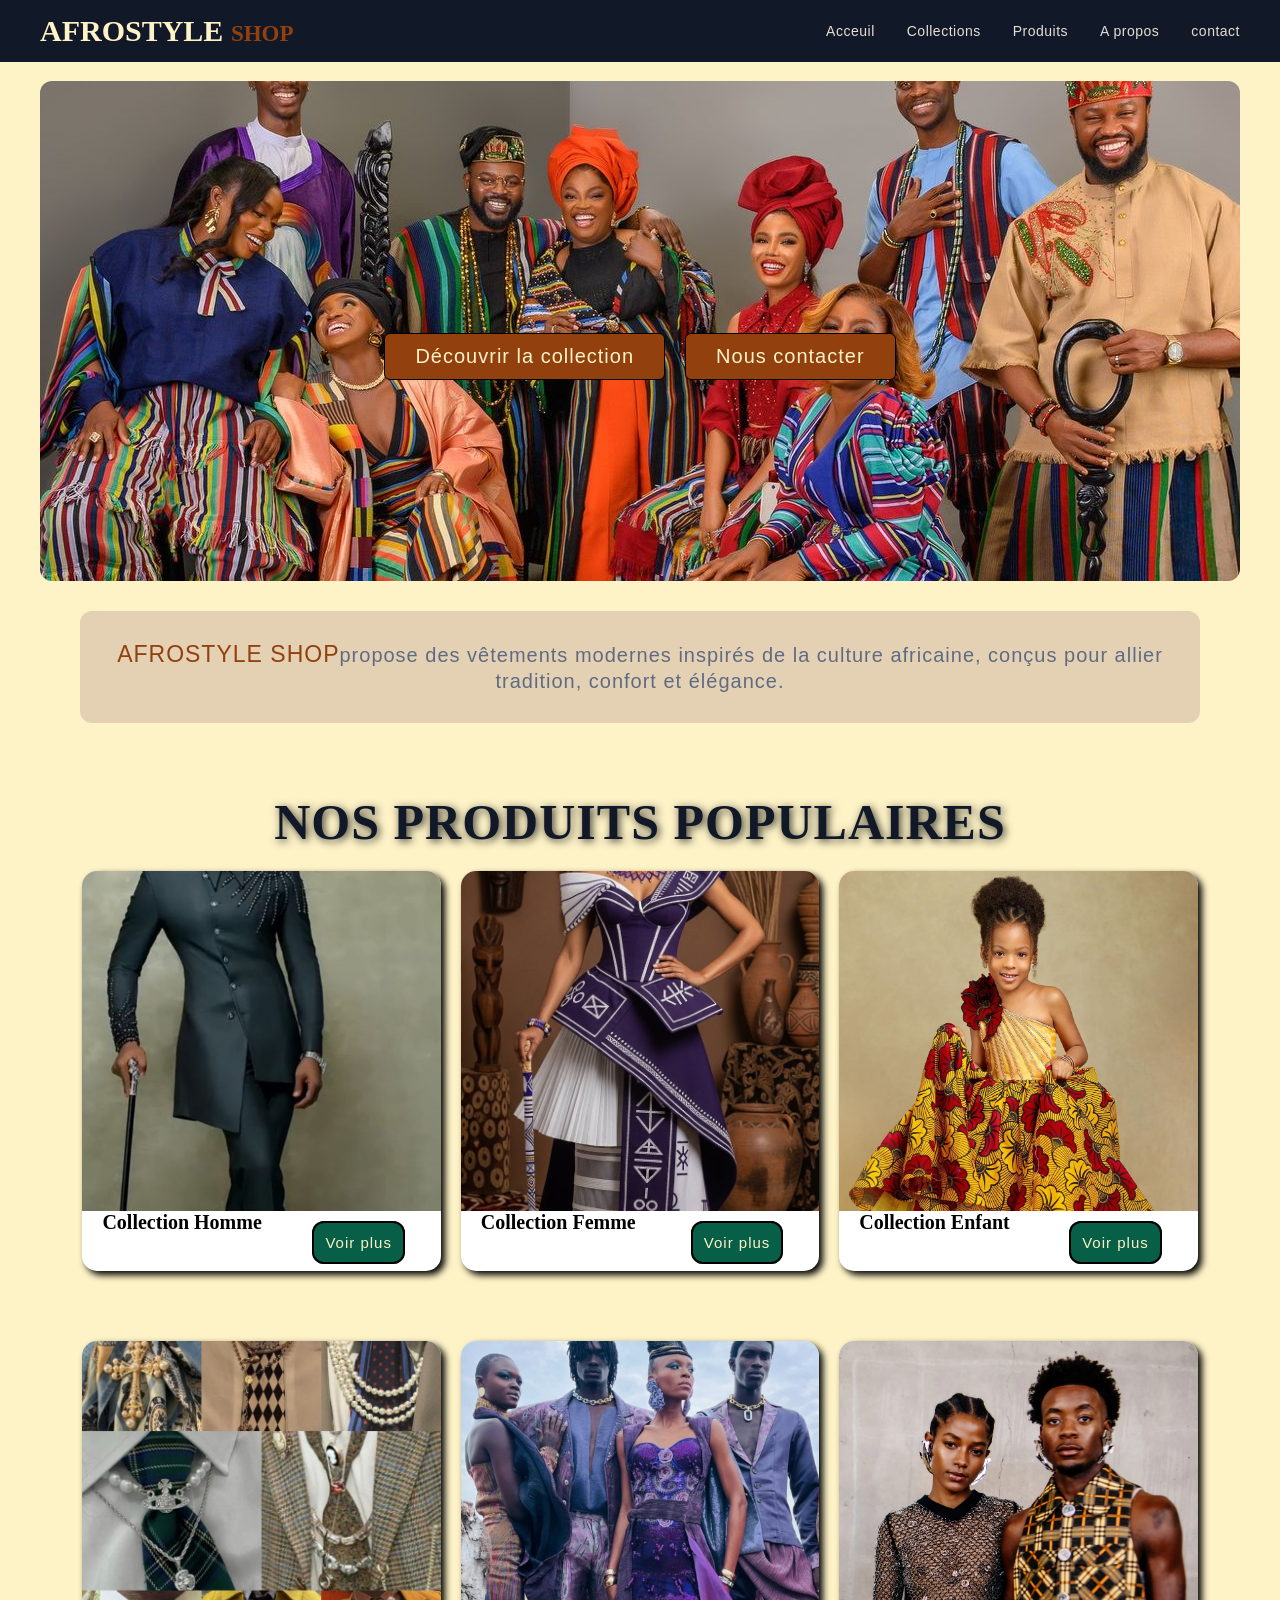
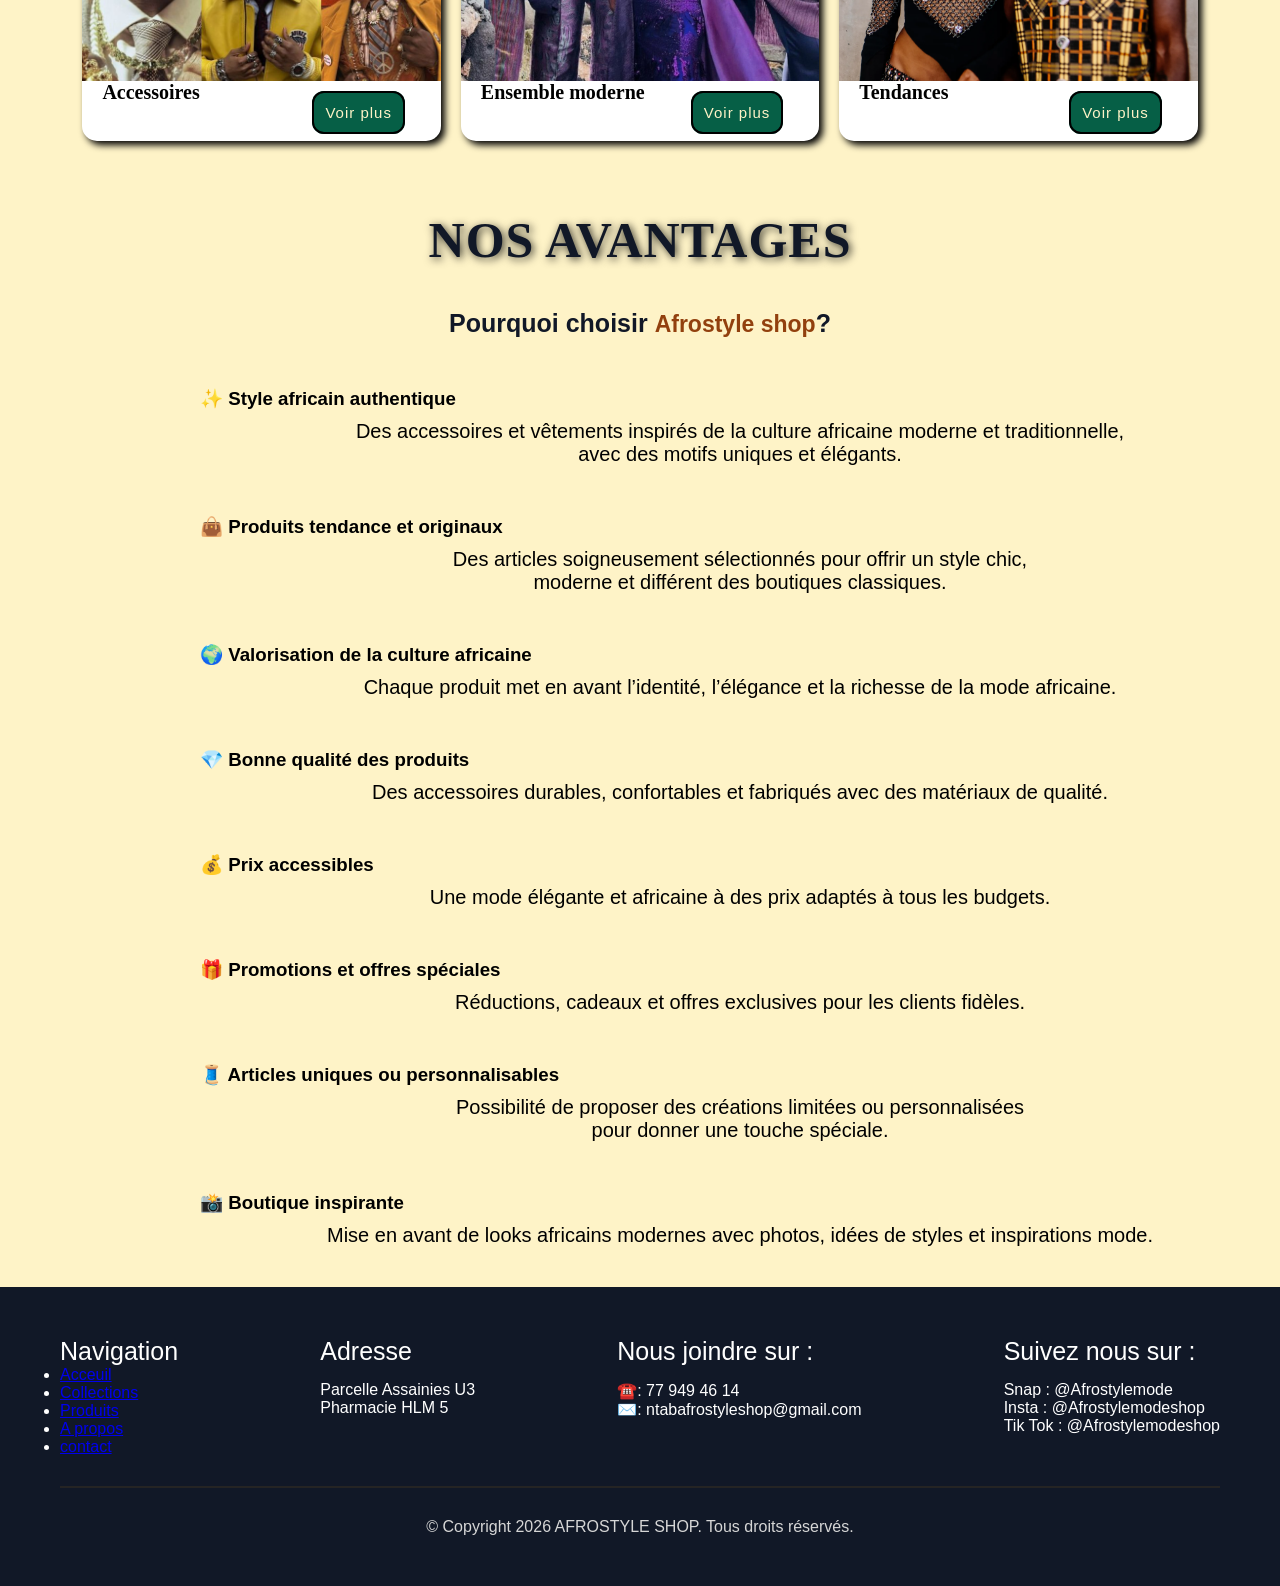
<file: index.html>
<!DOCTYPE html>
<html lang="en">
<head>
    <meta charset="UTF-8">
    <meta name="viewport" content="width=device-width, initial-scale=1.0">
    <title>Document</title>
    <link rel="stylesheet" href="style.css">
</head>
<body>
     
    <!-- HEADER -->
    <nav>
        <h2 class="logo">

          AFROSTYLE <span>SHOP</span> </h2>
        <ul>
            <li><a href="index.html">Acceuil</a></li>
            <li><a href="collections.html">Collections</a></li>
            <li><a href="produits.html">Produits</a></li>
            <li><a href="about.html">A propos</a></li>
            <li><a href="contact.html">contact</a></li>
        </ul>
    </nav>

    <!-- GRANDE BANNIERE -->
     <div class="afrostyle">
        
       <div class="boiteb">
        <a href="collections.html" class="bouton1">Découvrir la collection</a>
        <a href="contact.html" class="bouton2">Nous contacter</a>
       </div>
     </div>

     <!-- PRESENTATION DE LA BOUTIQUE -->
      <div class="boitep">
        <p><span>AFROSTYLE SHOP</span>propose des vêtements modernes inspirés de la culture africaine, conçus pour allier tradition, confort et élégance.
        </p>
      </div>

      <!-- Produits populaire  -->
       <div class="boitepp">
        <h2>NOS PRODUITS POPULAIRES</h2>
        </div>

        <div class="B">
          <div class="B1">
            <div class="img"></div>
            <h4 class="b">Collection Homme</h4>
            <a href="produits.html" class="boutonp">Voir plus</a>
          </div>

          <div class="B1">
            <div class="img1"></div>
            <h4 class="b">Collection Femme</h4>
            <a href="produits.html" class="boutonp">Voir plus</a>
            </div>

            <div class="B1">
            <div class="img2"></div>
            <h4 class="b">Collection Enfant</h4>
            <a href="produits.html" class="boutonp">Voir plus</a>
            </div>
        </div>
        </div>


        <div class="C">
          <div class="C1">
            <div class="img3"></div>
            <h4 class="c">Accessoires</h4>
            <a href="produits.html" class="boutonp">Voir plus</a>
          </div>

          <div class="C1">
            <div class="img4"></div>
            <h4 class="c">Ensemble moderne</h4>
            <a href="produits.html" class="boutonp">Voir plus</a>
            </div>

            <div class="C1">
            <div class="img5"></div>
            <h4 class="c">Tendances</h4>
            <a href="produits.html" class="boutonp">Voir plus</a>
            </div>
        </div>
        </div>


        <!-- AVANTAGES DE LA BOUTIQUE -->
         <section>
            <div class="boitea">
              <h2>NOS AVANTAGES</h2>
            </div>

            <div class="boiteab">
              <h3> Pourquoi choisir <span>Afrostyle shop</span>?</h3>
            </div>

            <div class="boiteac">
                <h3>✨ Style africain authentique</h3>
                <p>Des accessoires et vêtements inspirés de la culture africaine moderne et traditionnelle,<br> avec des motifs uniques et élégants.</p>
            </div>

            <div class="boiteac">
                <h3>👜 Produits tendance et originaux</h3>
                <p>Des articles soigneusement sélectionnés pour offrir un style chic,<br> moderne et différent des boutiques classiques.</p>
            </div>

             <div class="boiteac">
                <h3>🌍 Valorisation de la culture africaine</h3>
                <p>Chaque produit met en avant l’identité, l’élégance et la richesse de la mode africaine.</p>
            </div>

            <div class="boiteac">
                <h3>💎 Bonne qualité des produits</h3>
                <p>Des accessoires durables, confortables et fabriqués avec des matériaux de qualité.</p>
            </div>

            <div class="boiteac">
                <h3>💰 Prix accessibles</h3>
                <p>Une mode élégante et africaine à des prix adaptés à tous les budgets.</p>
            </div>

            <div class="boiteac">
                <h3>
                  🎁 Promotions et offres spéciales</h3>
                <p>Réductions, cadeaux et offres exclusives pour les clients fidèles.</p>
            </div>

             <div class="boiteac">
                <h3>🧵 Articles uniques ou personnalisables</h3>
                <p>Possibilité de proposer des créations limitées ou personnalisées <br>pour donner une touche spéciale.</p>
            </div>

            <div class="boiteac">
                <h3>📸 Boutique inspirante</h3>
                <p>Mise en avant de looks africains modernes avec photos, idées de styles et inspirations mode.</p>
            </div>
         </section>

         <!-- FOOTER -->
          <footer>

          <div class="footer-container">

           <div>
         <div class="navigon">Navigation</div>

         <div class="encore">
           <ul>
          <li><a href="index.html">Acceuil</a></li>
          <li><a href="collections.html">Collections</a></li>
          <li><a href="produits.html">Produits</a></li>
          <li><a href="about.html">A propos</a></li>
          <li><a href="contact.html">contact</a></li>
           </ul>
       </div>
       </div>

       <div class="navigan">
      <div class="deuk">Adresse</div>
      <p>Parcelle Assainies U3</p>
      <p>Pharmacie HLM 5</p>
       </div>

       <div class="naviga">
      <div class="deuk">Nous joindre sur :</div>
      <p>☎️: 77 949 46 14</p>
      <p>✉️: ntabafrostyleshop@gmail.com</p>
       </div>

       <div class="navigo">
      <div class="deuk">Suivez nous sur :</div>
      <p>Snap : @Afrostylemode</p>
      <p>Insta : @Afrostylemodeshop</p>
      <p>Tik Tok : @Afrostylemodeshop</p>
       </div>

     </div>

     <hr>

     <div class="copy">
    &copy; Copyright 2026 AFROSTYLE SHOP.
    Tous droits réservés.
     </div>

</footer>
           
</body>
</html>
</file>
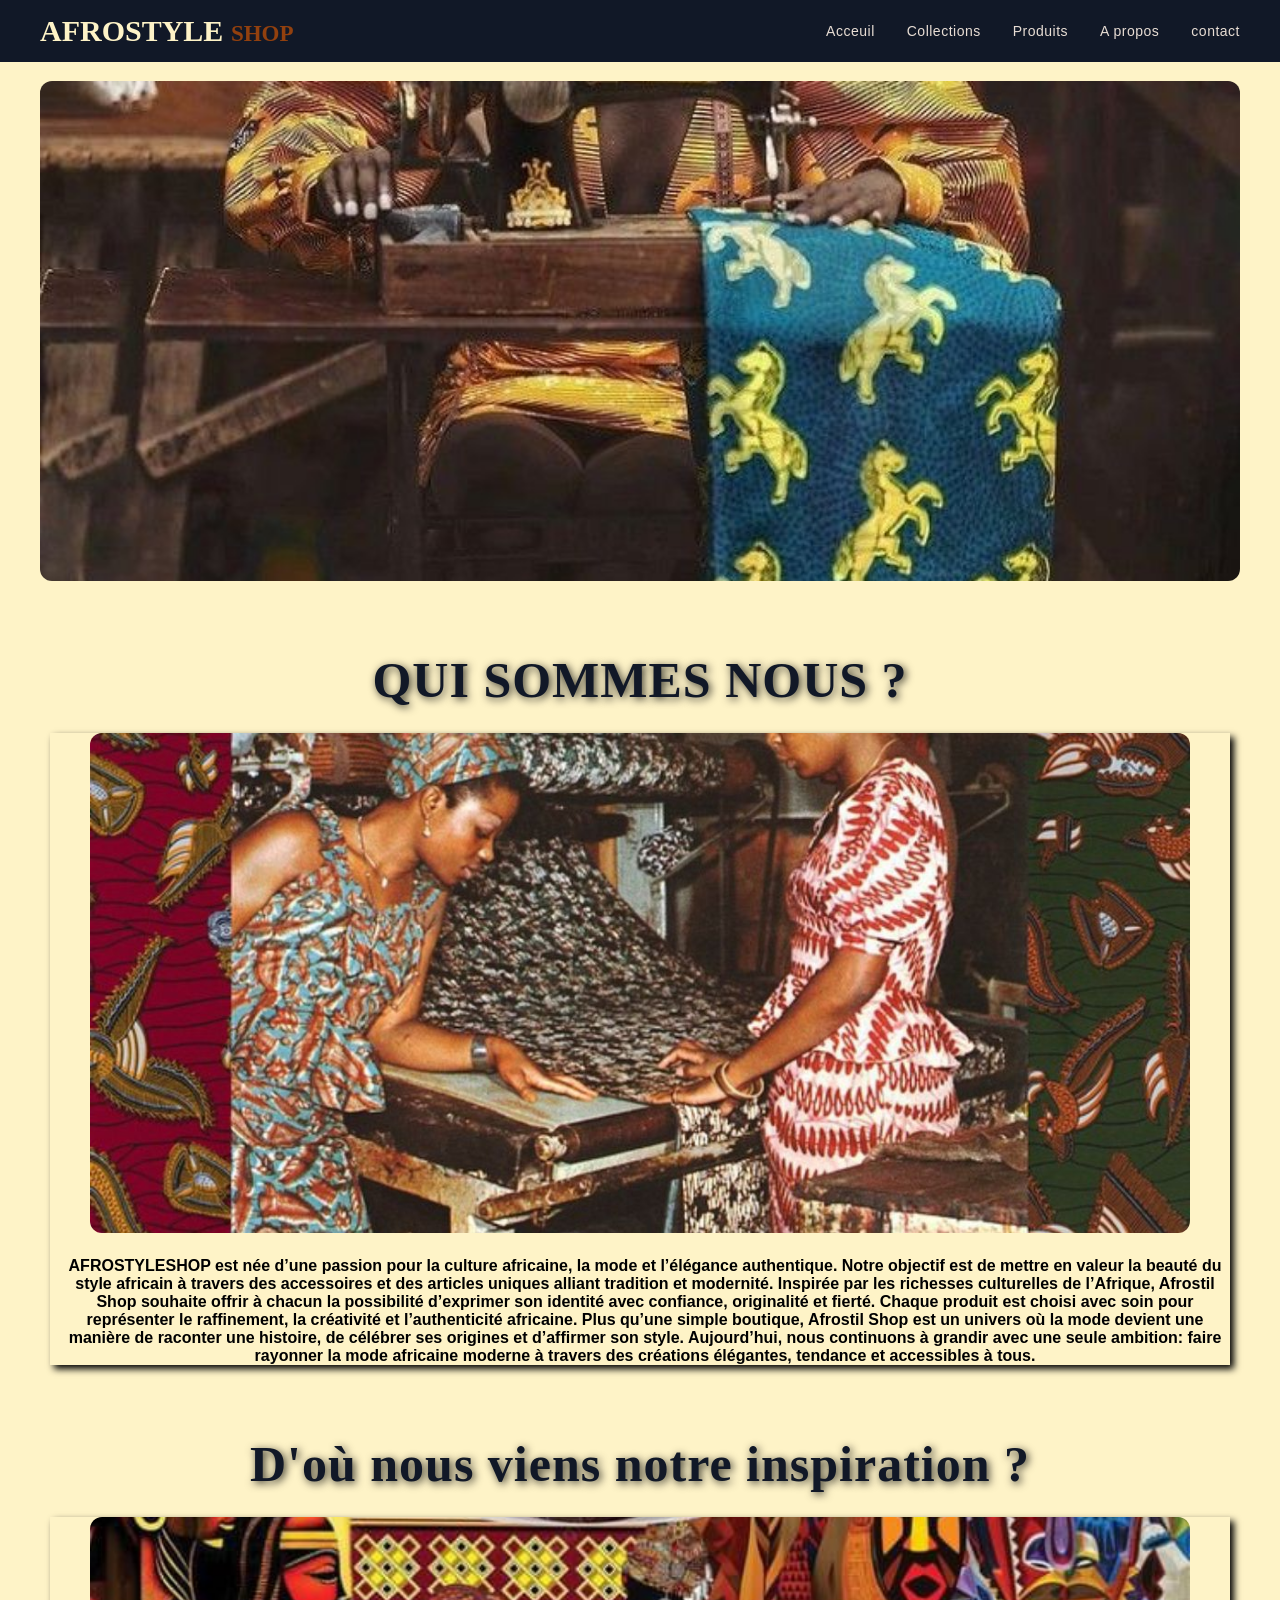
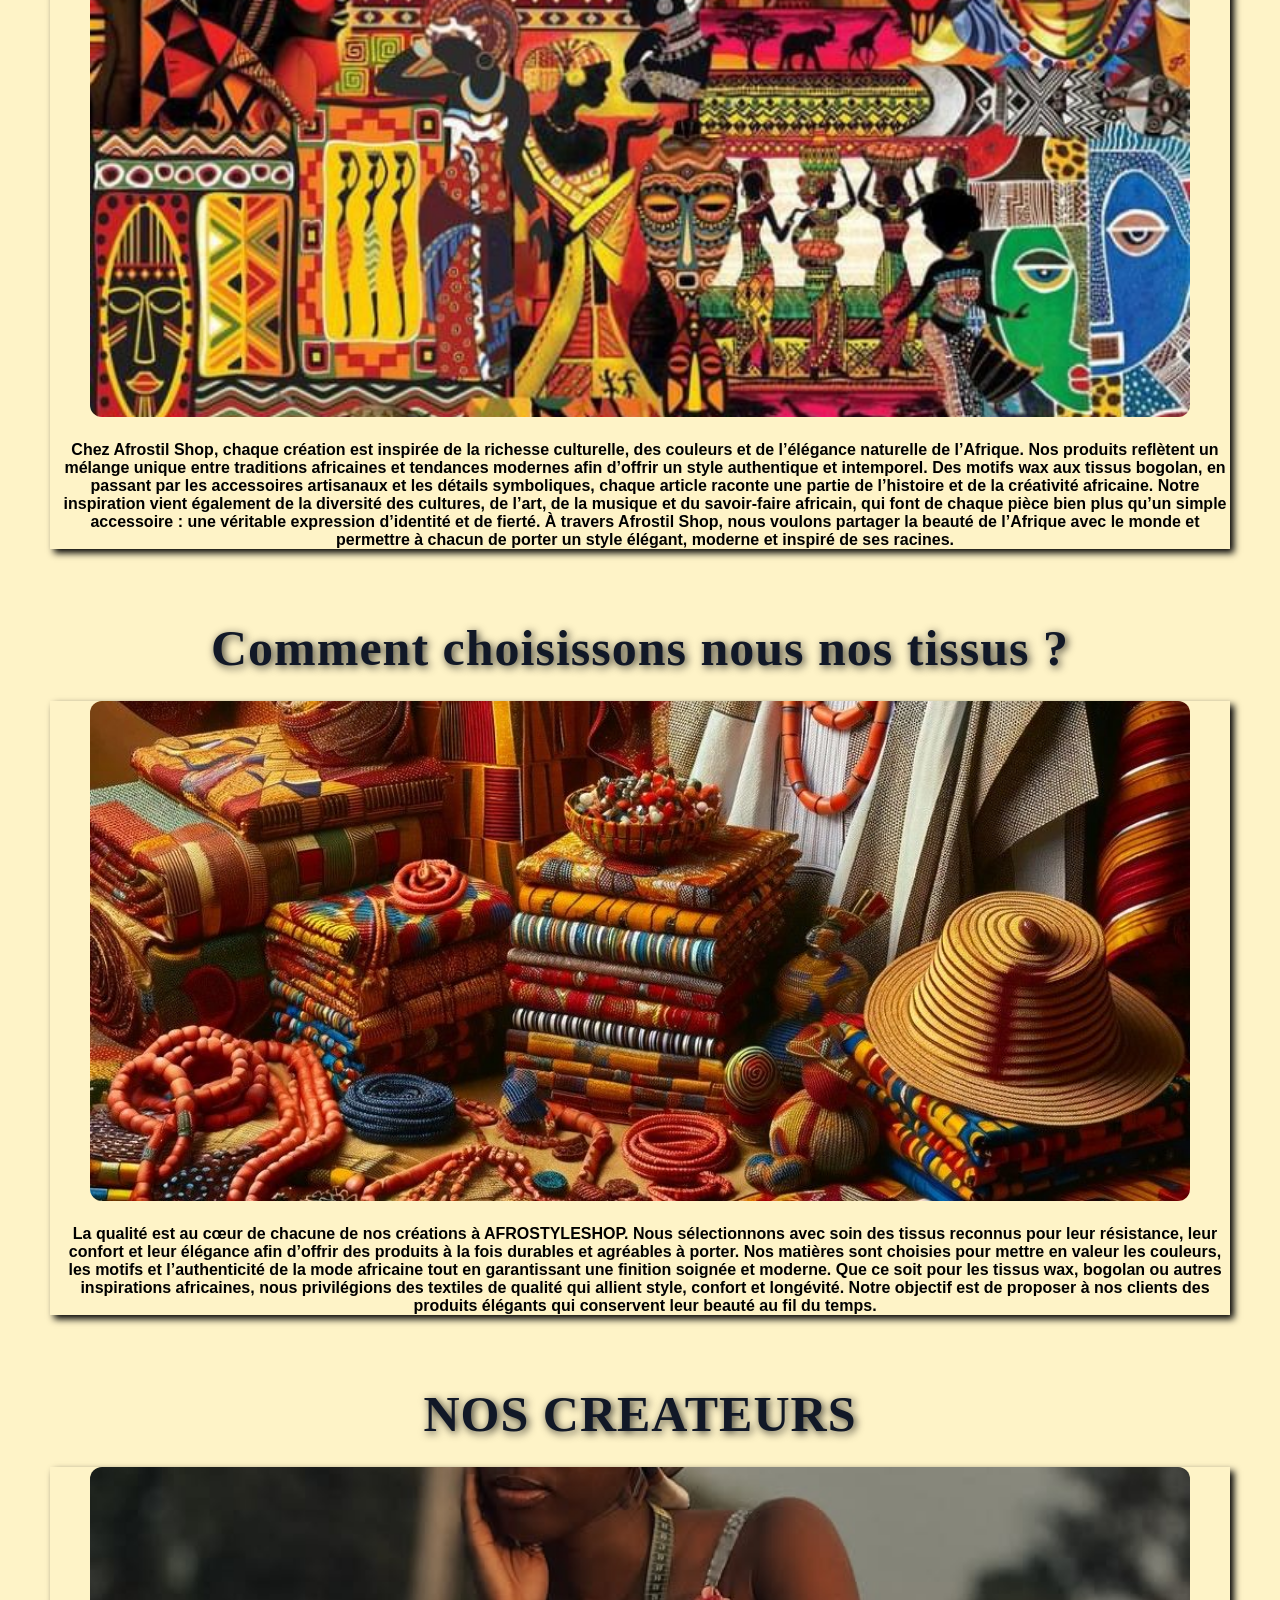
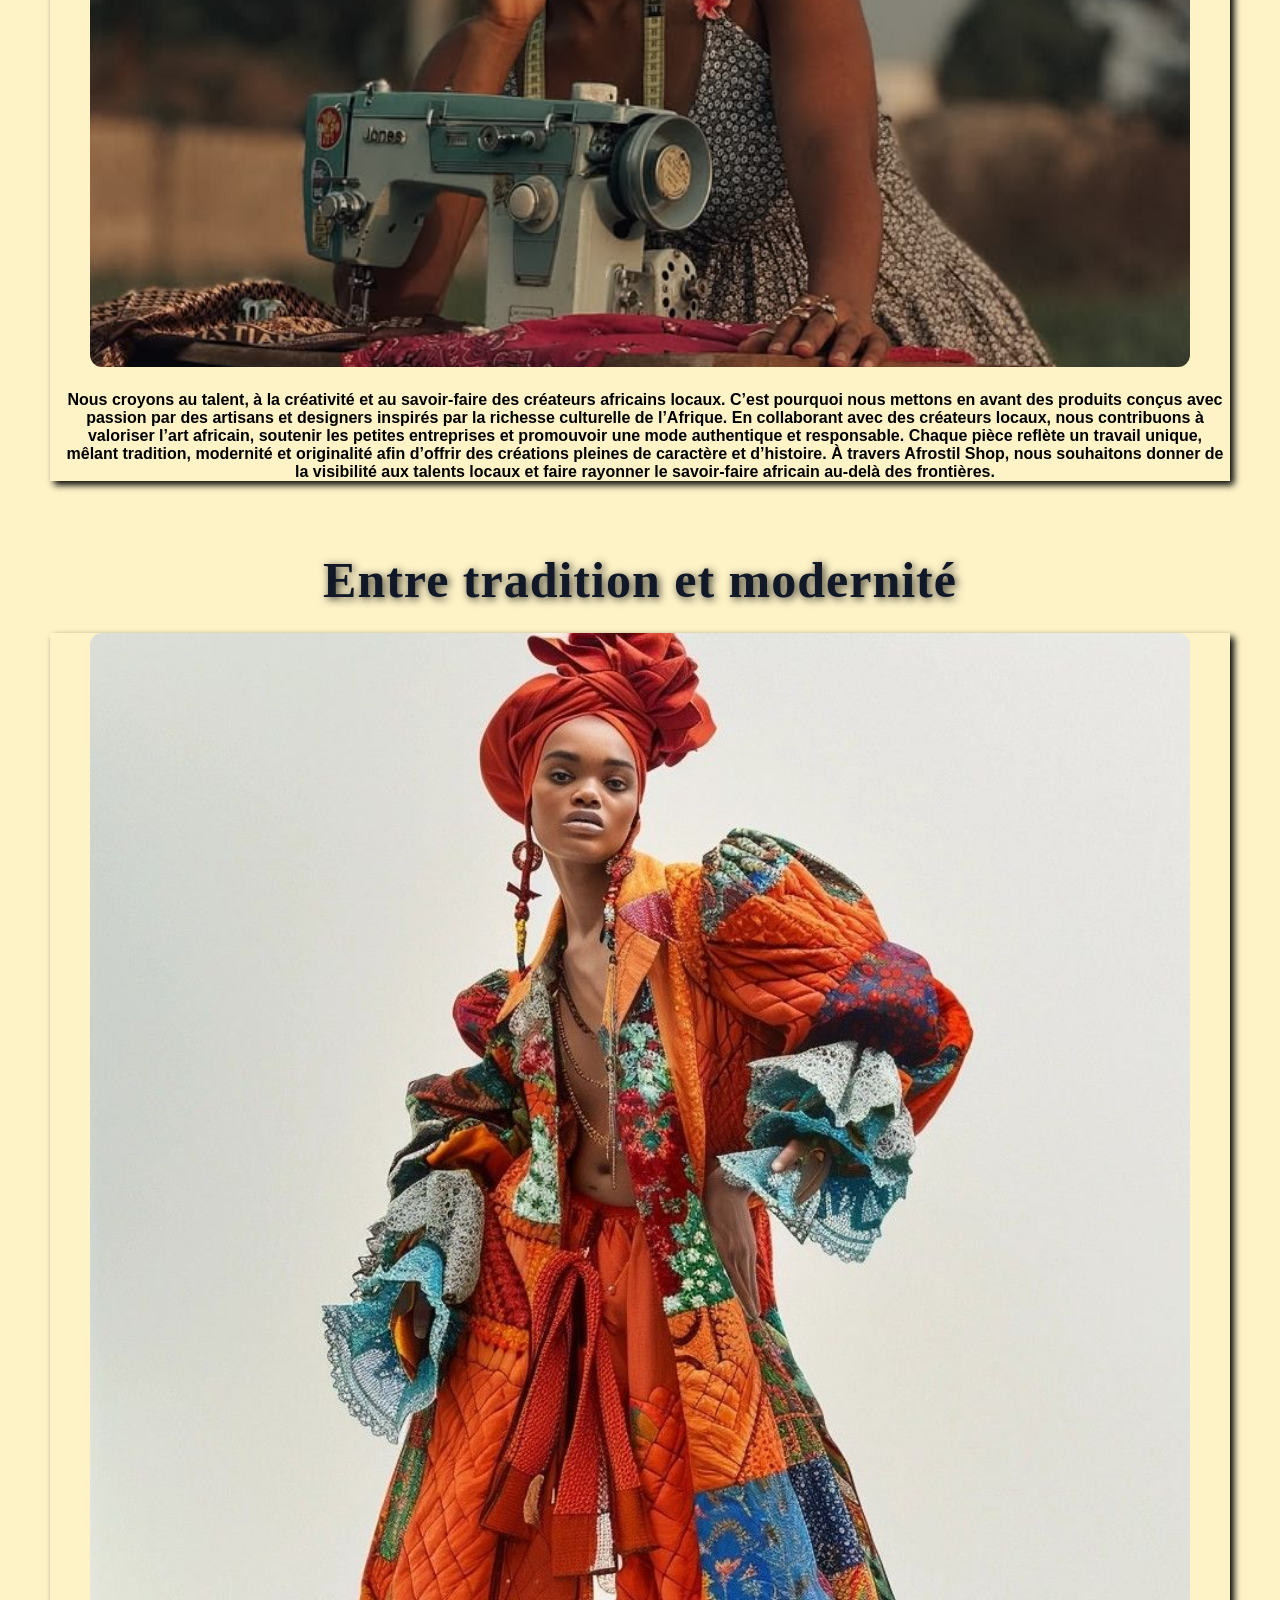
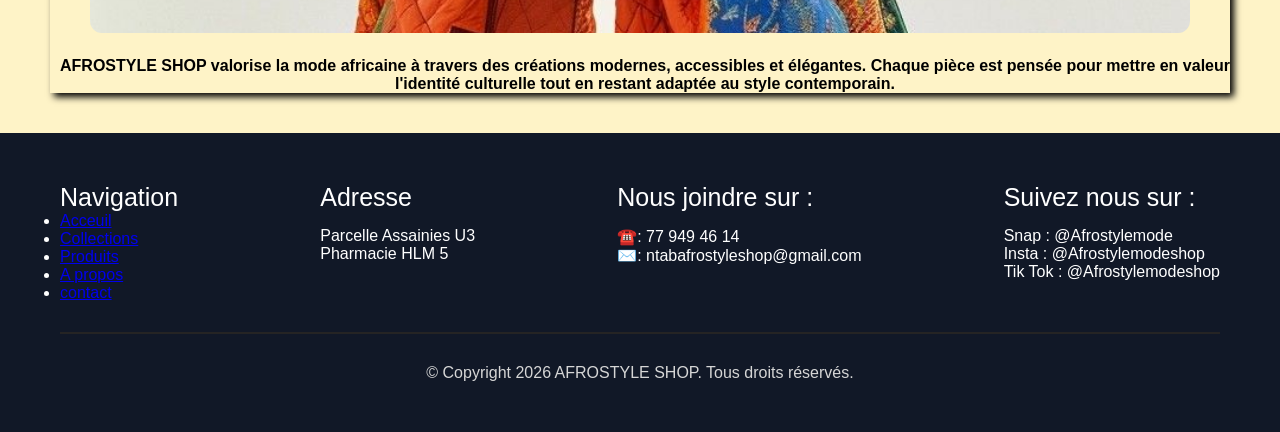
<file: about.html>
<!DOCTYPE html>
<html lang="en">
<head>
    <meta charset="UTF-8">
    <meta name="viewport" content="width=device-width, initial-scale=1.0">
    <title>Document</title>
    <link rel="stylesheet" href="style.css">
</head>
<body>
    <!-- HEADER -->
    <nav>
        <h2 class="logo">AFROSTYLE <span>SHOP</span> </h2>
        <ul>
            <li><a href="index.html">Acceuil</a></li>
            <li><a href="collections.html">Collections</a></li>
            <li><a href="produits.html">Produits</a></li>
            <li><a href="about.html">A propos</a></li>
            <li><a href="contact.html">contact</a></li>
        </ul>
    </nav>

    <!-- GRANDE BANNIERE -->
     <div class="afrostyle4">
        
     </div>

     <!-- notre histoire -->
     <div class="boitepp">
        <h2>QUI SOMMES NOUS ?</h2>
        </div>

        <div class="bloc1">
            <div class="partie1">
                <div class="img34"></div>
                <p>AFROSTYLESHOP est née d’une passion pour la culture africaine, la mode et l’élégance authentique.
                Notre objectif est de mettre en valeur la beauté du style africain à travers des accessoires et des articles uniques alliant tradition et modernité. 
                Inspirée par les richesses culturelles de l’Afrique, Afrostil Shop souhaite offrir à chacun la possibilité d’exprimer son identité avec confiance, originalité et fierté. Chaque produit est choisi avec soin pour représenter le raffinement, la créativité et l’authenticité africaine. 
                Plus qu’une simple boutique, Afrostil Shop est un univers où la mode devient une manière de raconter une histoire, de célébrer ses origines et d’affirmer son style. 
                Aujourd’hui, nous continuons à grandir avec une seule ambition: faire rayonner la mode africaine moderne à travers des créations élégantes, tendance et accessibles à tous.</p>
            </div>
        </div>

            <div class="boitepp">
           <h2>D'où nous viens notre inspiration ?</h2>
           </div>

        <div class="bloc1">
            <div class="partie1">
                <div class="img35"></div>
                <p>Chez Afrostil Shop, chaque création est inspirée de la richesse culturelle, des couleurs et de l’élégance naturelle de l’Afrique.
                 Nos produits reflètent un mélange unique entre traditions africaines et tendances modernes afin d’offrir un style authentique et intemporel.

                 Des motifs wax aux tissus bogolan, en passant par les accessoires artisanaux et les détails symboliques, chaque article raconte une partie de l’histoire et de la créativité africaine.

                 Notre inspiration vient également de la diversité des cultures, de l’art, de la musique et du savoir-faire africain, qui font de chaque pièce bien plus qu’un simple accessoire : une véritable expression d’identité et de fierté.

                 À travers Afrostil Shop, nous voulons partager la beauté de l’Afrique avec le monde et permettre à chacun de porter un style élégant, moderne et inspiré de ses racines.</p>
            </div>
        </div>

        <div class="boitepp">
        <h2>Comment choisissons nous nos tissus ?</h2>
        </div>


        <div class="bloc1">
            <div class="partie1">
                <div class="img36"></div>
                 <p>La qualité est au cœur de chacune de nos créations à AFROSTYLESHOP.
                    Nous sélectionnons avec soin des tissus reconnus pour leur résistance, leur confort et leur élégance afin d’offrir des produits à la fois durables et agréables à porter.

                    Nos matières sont choisies pour mettre en valeur les couleurs, les motifs et l’authenticité de la mode africaine tout en garantissant une finition soignée et moderne.

                    Que ce soit pour les tissus wax, bogolan ou autres inspirations africaines, nous privilégions des textiles de qualité qui allient style, confort et longévité.

                    Notre objectif est de proposer à nos clients des produits élégants qui conservent leur beauté au fil du temps.</p>
            </div>
        </div>

        <div class="boitepp">
        <h2>NOS CREATEURS</h2>
        </div>


        <div class="bloc1">
            <div class="partie1">
                <div class="img37"></div>
                 <p>Nous croyons au talent, à la créativité et au savoir-faire des créateurs africains locaux.
                  C’est pourquoi nous mettons en avant des produits conçus avec passion par des artisans et designers inspirés par la richesse culturelle de l’Afrique.

                  En collaborant avec des créateurs locaux, nous contribuons à valoriser l’art africain, soutenir les petites entreprises et promouvoir une mode authentique et responsable.

                  Chaque pièce reflète un travail unique, mêlant tradition, modernité et originalité afin d’offrir des créations pleines de caractère et d’histoire.

                  À travers Afrostil Shop, nous souhaitons donner de la visibilité aux talents locaux et faire rayonner le savoir-faire africain au-delà des frontières.</p>
            </div>
        </div>

        <div class="boitepp">
        <h2>Entre tradition et modernité</h2>
        </div>


        <div class="bloc1">
            <div class="partie1">
                <div class="img38"></div>
                 <p>AFROSTYLE SHOP valorise la mode africaine à travers des créations modernes, accessibles et élégantes. Chaque pièce est pensée pour mettre en valeur l'identité culturelle tout en restant adaptée au style contemporain.
                </p>
            </div>
        </div>
            
        <!-- FOOTER -->
          <footer>

          <div class="footer-container">

           <div>
         <div class="navigon">Navigation</div>

         <div class="encore">
           <ul>
          <li><a href="index.html">Acceuil</a></li>
          <li><a href="collections.html">Collections</a></li>
          <li><a href="produits.html">Produits</a></li>
          <li><a href="about.html">A propos</a></li>
          <li><a href="contact.html">contact</a></li>
           </ul>
       </div>
       </div>

       <div class="navigan">
      <div class="deuk">Adresse</div>
      <p>Parcelle Assainies U3</p>
      <p>Pharmacie HLM 5</p>
       </div>

       <div class="naviga">
      <div class="deuk">Nous joindre sur :</div>
      <p>☎️: 77 949 46 14</p>
      <p>✉️: ntabafrostyleshop@gmail.com</p>
       </div>

       <div class="navigo">
      <div class="deuk">Suivez nous sur :</div>
      <p>Snap : @Afrostylemode</p>
      <p>Insta : @Afrostylemodeshop</p>
      <p>Tik Tok : @Afrostylemodeshop</p>
       </div>

     </div>

     <hr>

     <div class="copy">
    &copy; Copyright 2026 AFROSTYLE SHOP.
    Tous droits réservés.
     </div>

</footer>

</body>
</html>
</file>
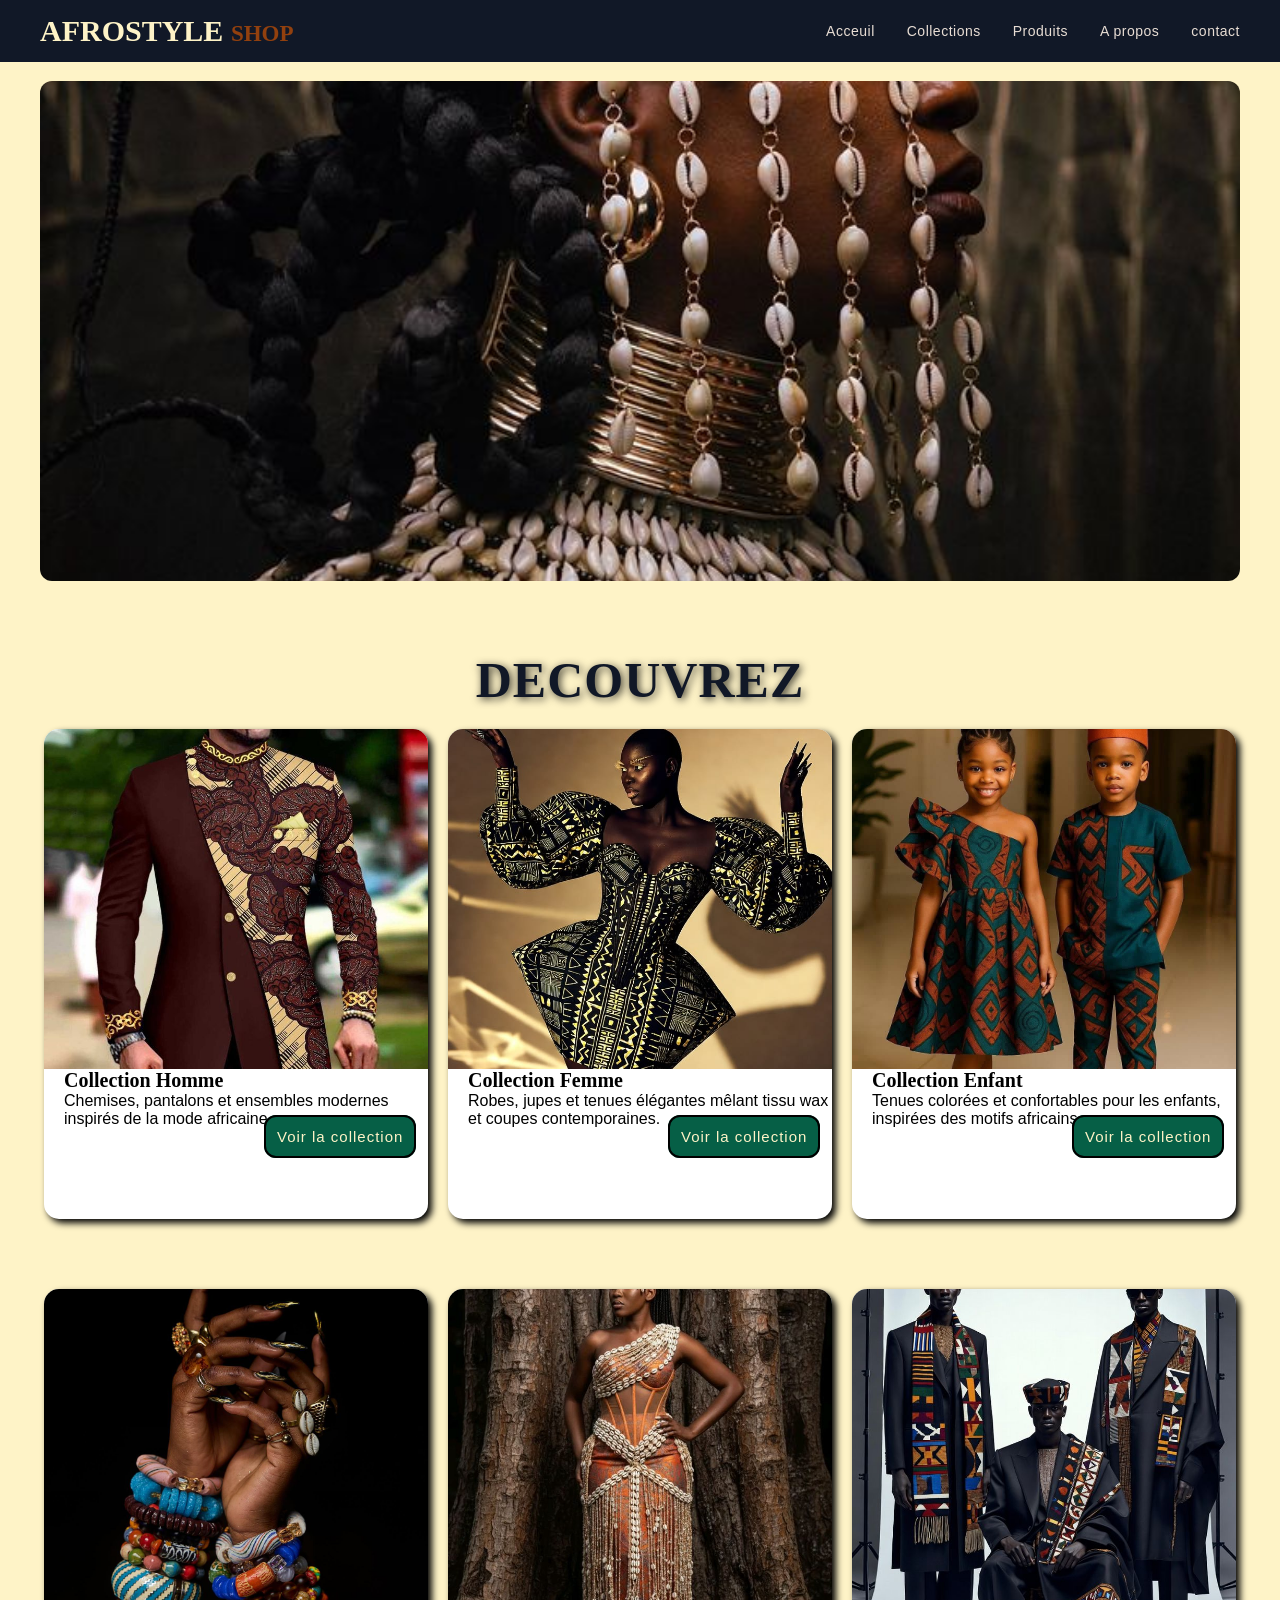
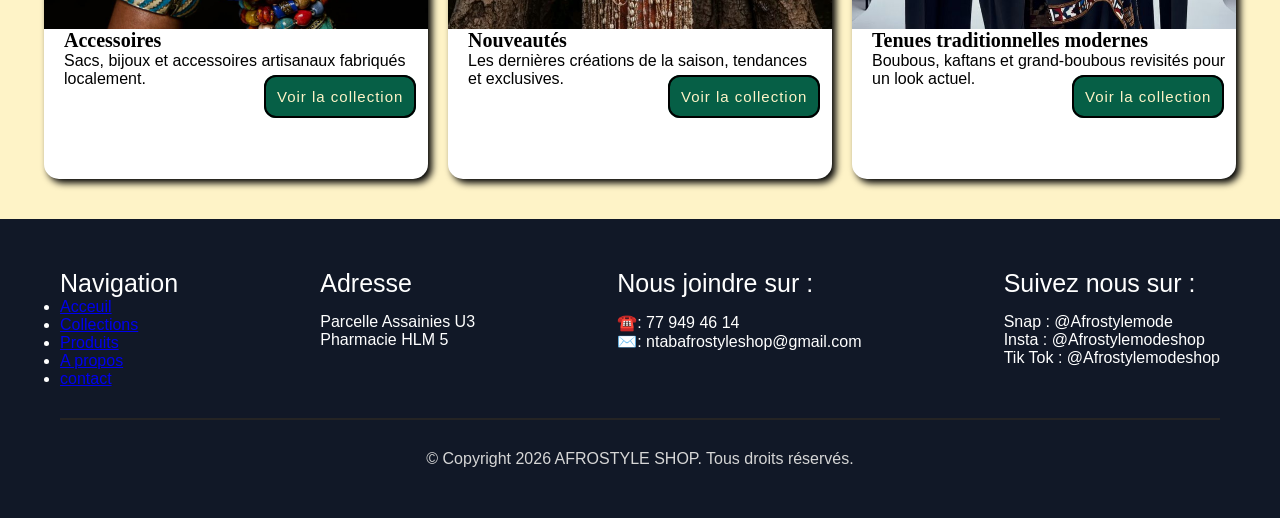
<file: collections.html>
<!DOCTYPE html>
<html lang="en">
<head>
    <meta charset="UTF-8">
    <meta name="viewport" content="width=device-width, initial-scale=1.0">
    <title>Document</title>
    <link rel="stylesheet" href="style.css">
</head>
<body>
    <!-- HEADER -->
    <nav>
        <h2 class="logo">AFROSTYLE <span>SHOP</span> </h2>
        <ul>
            <li><a href="index.html">Acceuil</a></li>
            <li><a href="collections.html">Collections</a></li>
            <li><a href="produits.html">Produits</a></li>
            <li><a href="about.html">A propos</a></li>
            <li><a href="contact.html">contact</a></li>
        </ul>
    </nav>

    <!-- GRANDE BANNIERE -->
     <div class="afrostyle2">
        
     </div>

     <!-- Produits collections  -->
       <div class="boitepp">
        <h2>DECOUVREZ</h2>
        </div>

        <div class="B">
          <div class="D1">
            <div class="img20"></div>
            <h4 class="d">Collection Homme</h4>
            <p>Chemises, pantalons et ensembles modernes inspirés de la mode africaine.</p>
            <a href="contact.html" class="boutonau">Voir la collection</a>
            
          </div>

          <div class="D1">
            <div class="img21"></div>
            <h4 class="d">Collection Femme</h4>
            <p>Robes, jupes et tenues élégantes mêlant tissu wax et coupes contemporaines.</p>
            <a href="contact.html" class="boutonau">Voir la collection</a>
          </div>

          <div class="D1">
            <div class="img22"></div>
            <h4 class="d">Collection Enfant</h4>
            <p>Tenues colorées et confortables pour les enfants, inspirées des motifs africains.</p>
            <a href="contact.html" class="boutonau">Voir la collection</a>
          </div>
        </div>


        <div class="C">
          <div class="E1">
            <div class="img23"></div>
            <h4 class="e">Accessoires</h4>
            <p>Sacs, bijoux et accessoires artisanaux fabriqués localement.</p>
            <a href="contact.html" class="boutonau">Voir la collection</a>
          </div>

          <div class="E1">
            <div class="img24"></div>
            <h4 class="e">Nouveautés</h4>
            <p>Les dernières créations de la saison, tendances <br>et exclusives.</p>
            <a href="contact.html" class="boutonau">Voir la collection</a>
           </div>

            <div class="E1">
            <div class="img25"></div>
            <h4 class="e">Tenues traditionnelles modernes</h4>
            <p>Boubous, kaftans et grand-boubous revisités pour un look actuel.</p>
            <a href="contact.html" class="boutonau">Voir la collection</a>
            </div>
        </div>
        

        <!-- FOOTER -->
          <footer>

          <div class="footer-container">

           <div>
         <div class="navigon">Navigation</div>

         <div class="encore">
           <ul>
          <li><a href="index.html">Acceuil</a></li>
          <li><a href="collections.html">Collections</a></li>
          <li><a href="produits.html">Produits</a></li>
          <li><a href="about.html">A propos</a></li>
          <li><a href="contact.html">contact</a></li>
           </ul>
       </div>
       </div>

       <div class="navigan">
      <div class="deuk">Adresse</div>
      <p>Parcelle Assainies U3</p>
      <p>Pharmacie HLM 5</p>
       </div>

       <div class="naviga">
      <div class="deuk">Nous joindre sur :</div>
      <p>☎️: 77 949 46 14</p>
      <p>✉️: ntabafrostyleshop@gmail.com</p>
       </div>

       <div class="navigo">
      <div class="deuk">Suivez nous sur :</div>
      <p>Snap : @Afrostylemode</p>
      <p>Insta : @Afrostylemodeshop</p>
      <p>Tik Tok : @Afrostylemodeshop</p>
       </div>

     </div>

     <hr>

     <div class="copy">
    &copy; Copyright 2026 AFROSTYLE SHOP.
    Tous droits réservés.
     </div>

</footer>
            

</body>
</html>
</file>
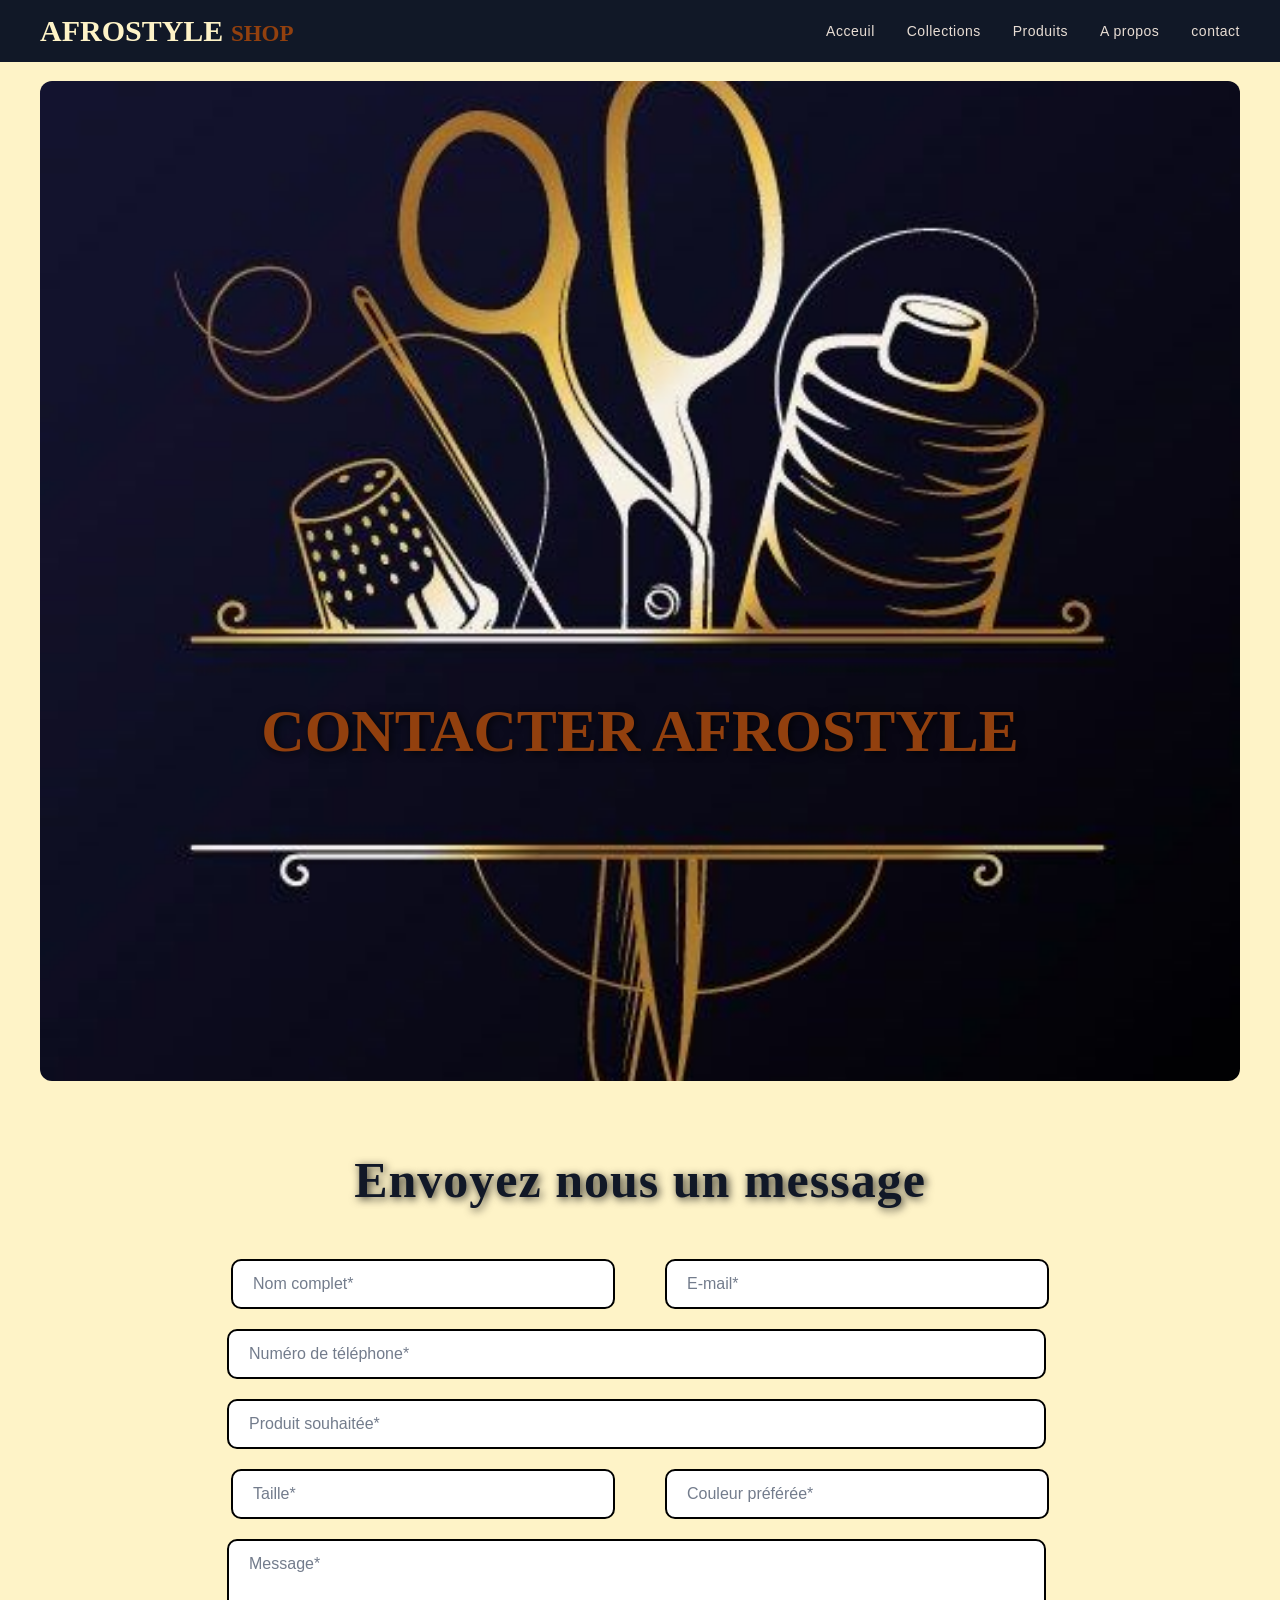
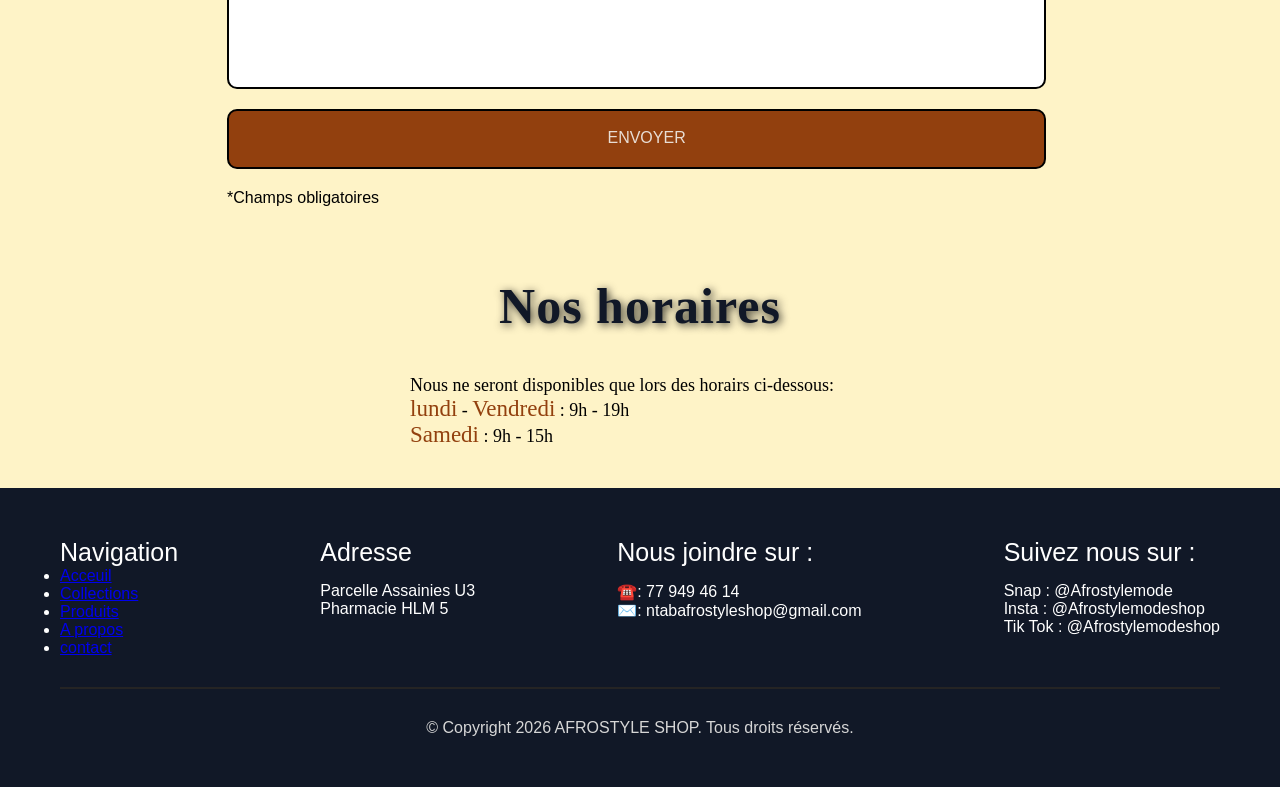
<file: contact.html>
<!DOCTYPE html>
<html lang="en">
<head>
    <meta charset="UTF-8">
    <meta name="viewport" content="width=device-width, initial-scale=1.0">
    <title>Document</title>
    <link rel="stylesheet" href="style.css">
</head>
<body>
     <!-- HEADER -->
    <nav>
        <h2 class="logo">AFROSTYLE <span>SHOP</span> </h2>
        <ul>
            <li><a href="index.html">Acceuil</a></li>
            <li><a href="collections.html">Collections</a></li>
            <li><a href="produits.html">Produits</a></li>
            <li><a href="about.html">A propos</a></li>
            <li><a href="contact.html">contact</a></li>
        </ul>
    </nav>

    <!-- GRANDE BANNIERE -->
     <div class="afrostyle5">
        <h1>CONTACTER AFROSTYLE</h1>
     </div>
     
      <div class="boitepp">
        <h2>Envoyez nous un message</h2>
        </div>

         <div class="letout"> 
        <div class="box">
            <div class="nom">Nom complet*</div>
        </div>
        <div class="box">
            <div class="nom">E-mail*</div>
        </div>
        </div>

        <div class="bax">
            <div class="nom">Numéro de téléphone*</div>
        </div>

        <div class="bax">
            <div class="nom">Produit souhaitée*</div>
        </div>

         <div class="latout"> 
        <div class="box">
            <div class="nom">Taille*</div>
        </div>
        <div class="box">
            <div class="nom">Couleur préférée*</div>
        </div>
        </div>

         <div class="bux">
            <div class="nom">Message*</div>
        </div>

        <div class="bex">
            <div class="nam">ENVOYER</div>
        </div>

         <div class="bix">
            <div class="nim">*Champs obligatoires</div>
        </div>

        <div class="boitepp">
        <h2>Nos horaires</h2>
        </div>
        <div class="heure">
                <div class="liguey">Nous ne seront disponibles que lors des horairs ci-dessous:</div>
                <P><span>lundi</span> - <span>Vendredi</span> : 9h - 19h</P>
                <P><span>Samedi</span> : 9h - 15h</P>
            </div>

        <!-- FOOTER -->
          <footer>

          <div class="footer-container">

           <div>
         <div class="navigon">Navigation</div>

         <div class="encore">
           <ul>
          <li><a href="index.html">Acceuil</a></li>
          <li><a href="collections.html">Collections</a></li>
          <li><a href="produits.html">Produits</a></li>
          <li><a href="about.html">A propos</a></li>
          <li><a href="contact.html">contact</a></li>
           </ul>
       </div>
       </div>

       <div class="navigan">
      <div class="deuk">Adresse</div>
      <p>Parcelle Assainies U3</p>
      <p>Pharmacie HLM 5</p>
       </div>

       <div class="naviga">
      <div class="deuk">Nous joindre sur :</div>
      <p>☎️: 77 949 46 14</p>
      <p>✉️: ntabafrostyleshop@gmail.com</p>
       </div>

       <div class="navigo">
      <div class="deuk">Suivez nous sur :</div>
      <p>Snap : @Afrostylemode</p>
      <p>Insta : @Afrostylemodeshop</p>
      <p>Tik Tok : @Afrostylemodeshop</p>
       </div>

     </div>

     <hr>

     <div class="copy">
    &copy; Copyright 2026 AFROSTYLE SHOP.
    Tous droits réservés.
     </div>

</footer>
</body>
</html>
</file>
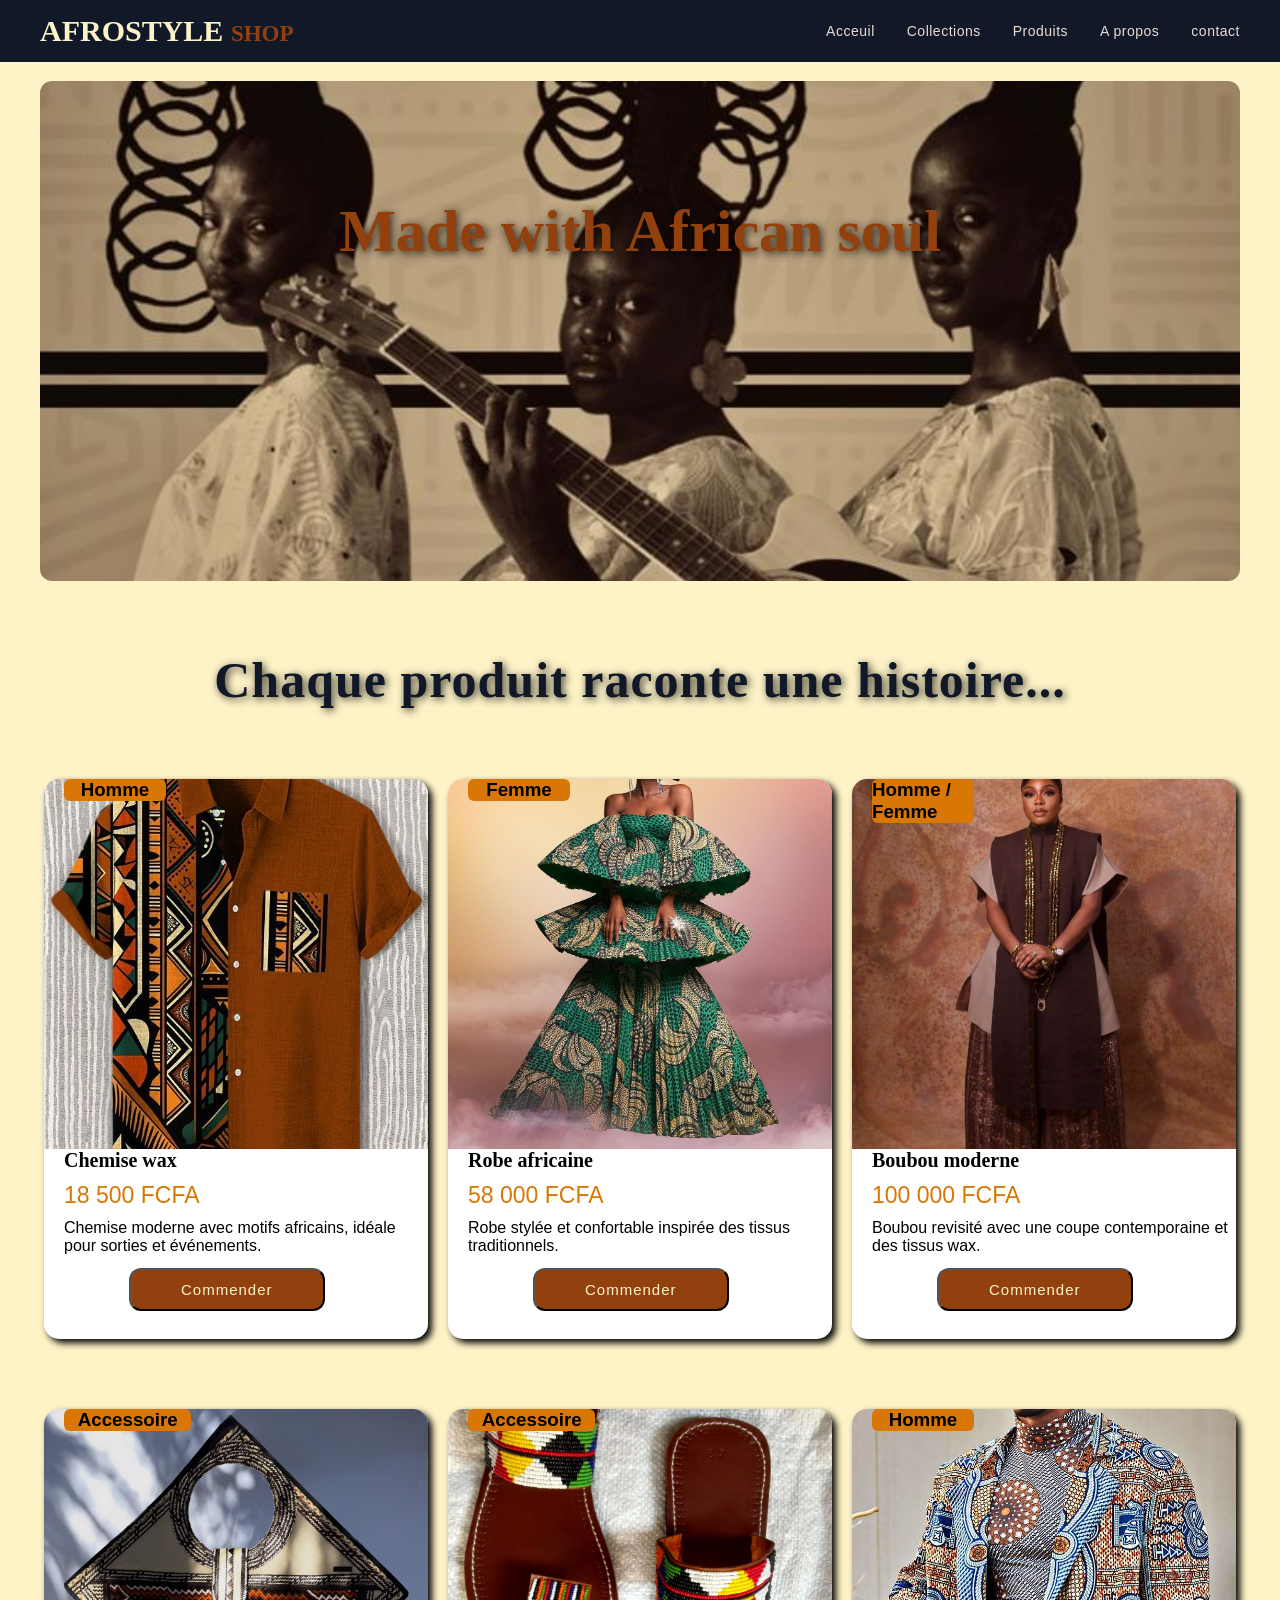
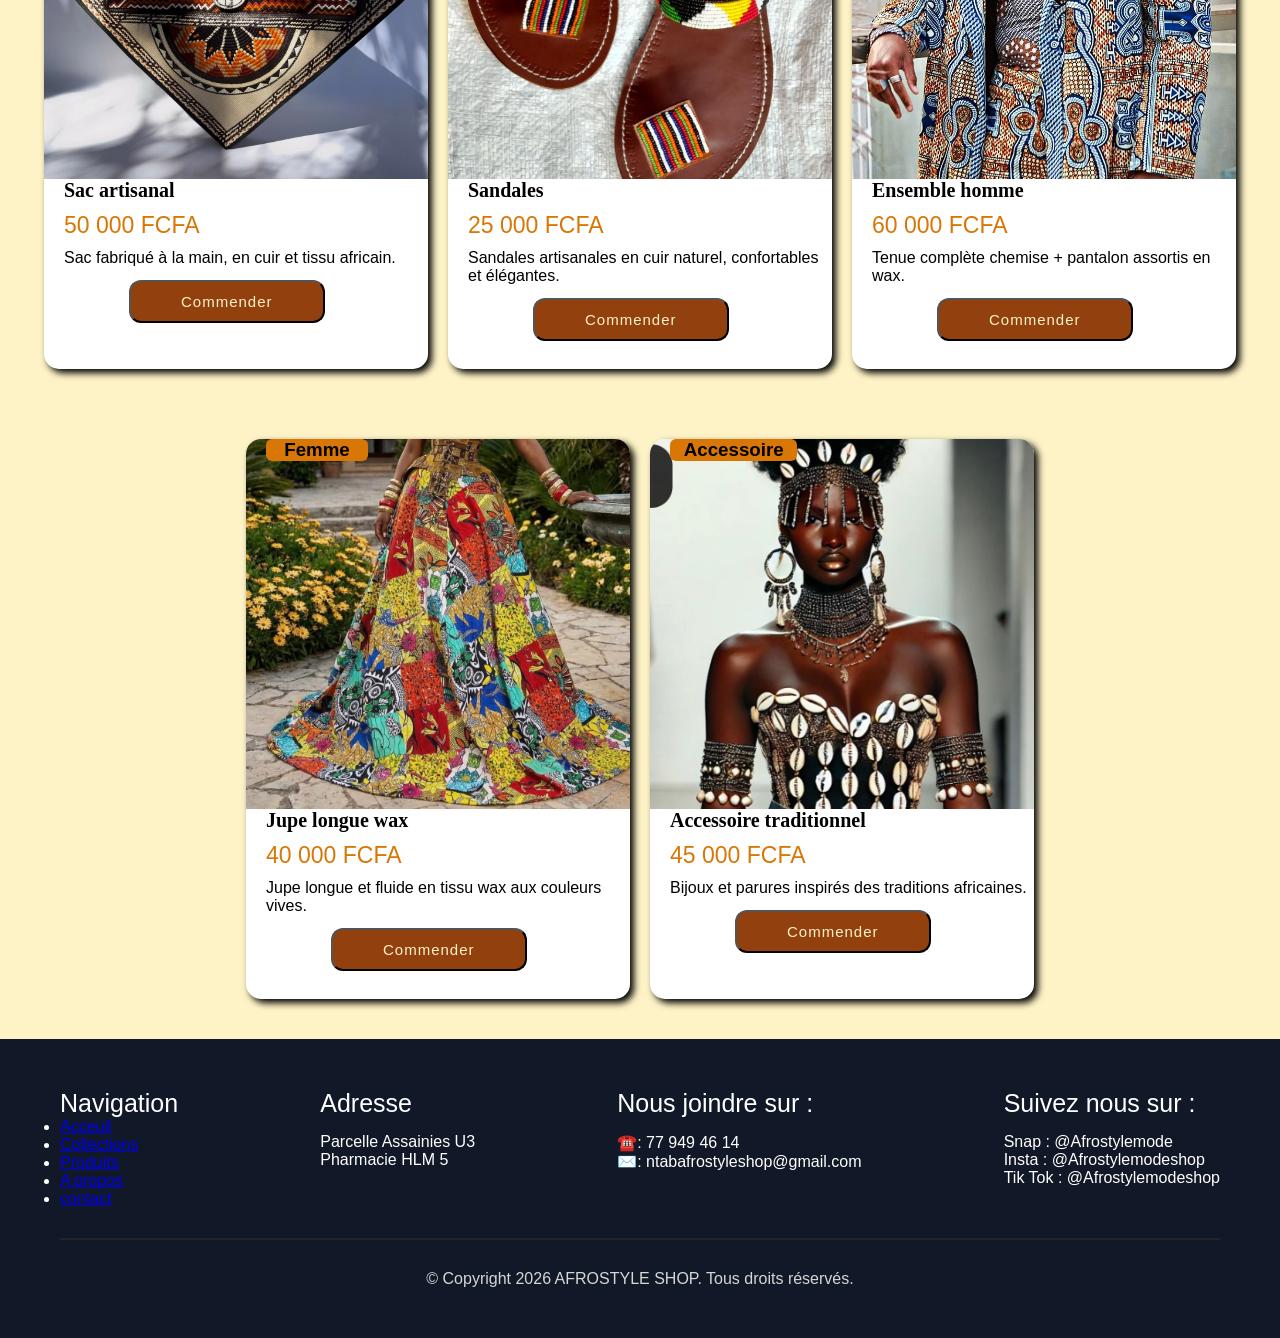
<file: produits.html>
<!DOCTYPE html>
<html lang="en">
<head>
    <meta charset="UTF-8">
    <meta name="viewport" content="width=device-width, initial-scale=1.0">
    <title>Document</title>
    <link rel="stylesheet" href="style.css">
</head>
<body>
    <!-- HEADER -->
    <nav>
        <h2 class="logo">AFROSTYLE <span>SHOP</span> </h2>
        <ul>
            <li><a href="index.html">Acceuil</a></li>
            <li><a href="collections.html">Collections</a></li>
            <li><a href="produits.html">Produits</a></li>
            <li><a href="about.html">A propos</a></li>
            <li><a href="contact.html">contact</a></li>
        </ul>
    </nav>

    <!-- GRANDE BANNIERE -->
     <div class="afrostyle3">
        <h1>Made with African soul</h1>
     </div>

     <!-- Produits collections  -->
        <div class="boitepp">
         <h2>Chaque produit raconte une histoire...</h2>
        </div>

     <!-- cartes produits -->

         <div class="Z">
          <div class="F1">
            <div class="img26">
                 <div class="Categorie">
                <h3 class="titre">Homme</h3>
                </div>
            </div>
            <h4 class="f">Chemise wax</h4>
            <P><span>18 500 FCFA</span></P>
            <p>Chemise moderne avec motifs africains, idéale pour sorties et événements.</p>
            <div class="lesboutons">
                <button class="boutonauu">Commender </button>
                
            </div>
          </div>

          <div class="F1">
            <div class="img27">
                 <div class="Categorie">
                <h3 class="titre">Femme</h3>
                </div>
            </div>
            <h4 class="f">Robe africaine</h4>
            <P><span>58 000 FCFA</span></P>
            <p>Robe stylée et confortable inspirée des tissus traditionnels.</p>
            <div class="lesboutons">
                <button class="boutonauu">Commender </button>
                
            </div>
          </div>

          <div class="F1">
            <div class="img28">
                 <div class="Categorie">
                <h3 class="titre">Homme / Femme</h3>
                </div>
            </div>
            <h4 class="f">Boubou moderne</h4>
            <P><span>100 000 FCFA</span></P>
            <p>Boubou revisité avec une coupe contemporaine et des tissus wax.</p>
            <div class="lesboutons">
                <button class="boutonauu">Commender </button>
                
            </div>
          </div>

          </div>

           <div class="Z">
          <div class="F1">
            <div class="img29">
                 <div class="Categorie">
                <h3 class="titre1">Accessoire </h3>
                </div>
            </div>
            <h4 class="f">Sac artisanal</h4>
            <P><span>50 000 FCFA</span></P>
            <p>Sac fabriqué à la main, en cuir et tissu africain.</p>
            <div class="lesboutons">
                <button class="boutonauu">Commender </button>
                
            </div>
          </div>

          <div class="F1">
            <div class="img30">
                 <div class="Categorie">
                <h3 class="titre1">Accessoire</h3>
                </div>
            </div>
            <h4 class="f">Sandales</h4>
            <P><span>25 000 FCFA</span></P>
            <p>Sandales artisanales en cuir naturel, confortables et élégantes.</p>
            <div class="lesboutons">
                <button class="boutonauu">Commender </button>
                
            </div>
          </div>

          <div class="F1">
            <div class="img31">
                 <div class="Categorie">
                <h3 class="titre">Homme</h3>
                </div>
            </div>
            <h4 class="f">Ensemble homme</h4>
            <P><span>60 000 FCFA</span></P>
            <p>Tenue complète chemise + pantalon assortis en wax.</p>
            <div class="lesboutons">
                <button class="boutonauu">Commender </button>
                
            </div>
          </div>

          
          </div>
        <div class="Z">
          <div class="F1">
            <div class="img32">
                 <div class="Categorie">
                <h3 class="titre">Femme</h3>
                </div>
            </div>
            <h4 class="f">Jupe longue wax</h4>
            <P><span>40 000 FCFA</span></P>
            <p>Jupe longue et fluide en tissu wax aux couleurs vives.</p>
            <div class="lesboutons">
                <button class="boutonauu">Commender </button>
                
            </div>
          </div>

          <div class="F1">
            <div class="img33">
                 <div class="Categorie">
                <h3 class="titre1">Accessoire</h3>
                </div>
            </div>
            <h4 class="f">Accessoire traditionnel</h4>
            <P><span>45 000 FCFA</span></P>
            <p>Bijoux et parures inspirés des traditions africaines.</p>
            <div class="lesboutons">
                <button class="boutonauu">Commender </button>
                
            </div>
          </div>
          </div>

          <!-- FOOTER -->
         <footer>

          <div class="footer-container">

           <div>
         <div class="navigon">Navigation</div>

         <div class="encore">
           <ul>
          <li><a href="index.html">Acceuil</a></li>
          <li><a href="collections.html">Collections</a></li>
          <li><a href="produits.html">Produits</a></li>
          <li><a href="about.html">A propos</a></li>
          <li><a href="contact.html">contact</a></li>
           </ul>
       </div>
       </div>

       <div class="navigan">
      <div class="deuk">Adresse</div>
      <p>Parcelle Assainies U3</p>
      <p>Pharmacie HLM 5</p>
       </div>

       <div class="naviga">
      <div class="deuk">Nous joindre sur :</div>
      <p>☎️: 77 949 46 14</p>
      <p>✉️: ntabafrostyleshop@gmail.com</p>
       </div>

       <div class="navigo">
      <div class="deuk">Suivez nous sur :</div>
      <p>Snap : @Afrostylemode</p>
      <p>Insta : @Afrostylemodeshop</p>
      <p>Tik Tok : @Afrostylemodeshop</p>
       </div>

     </div>

     <hr>

     <div class="copy">
    &copy; Copyright 2026 AFROSTYLE SHOP.
    Tous droits réservés.
     </div>

</footer>

       
</body>
</html>
</file>
<file: style.css>
* { margin: 0; padding: 0; box-sizing: border-box; }
body{
  font-family: Poppins, Arial, sans-serif;
  background-color: #FEF3C7;
  padding-top: 30px;
  overflow-x: hidden;
}
nav{
  background:#111827;
  display: flex;
  align-items: center;
  justify-content: space-between;
  padding: 14px 40px;
  top: 0;
  left: 0;
  right: 0;
  z-index: 100;
  width: 100%;
  margin-bottom: 15px;
  margin-top: -35px;
  position: sticky;
 
}
.logo{
  color: #FEF3C7;
  font-family: Playfair Display, Georgia, serif;
  font-size: 30px;
}
span{
  color: #92400E;
  font-size: 23px
}
nav ul {
  list-style: none;
  display: flex;
  gap: 32px;
}
nav ul li a {
  color: #e8ddd4;
  text-decoration: none;
  font-size: 14px;
  letter-spacing: 0.5px;
  transition: color 0.2s;
}
nav ul li a:hover { color: #c9a96e; }
.afrostyle{
  margin: 24px 40px;
  border-radius: 12px;
  height: 500px;
  background-image: url(./images/groupe.jpg);
  background-repeat: no-repeat;
  background-size: cover;
  background-position: center;
  display: flex;
  flex-direction: column;
  align-items: center;
  justify-content: center;
  color: #92400E;
}
.afrostyle h1{
  font-family:  Playfair Display, Georgia, serif;
  font-size: 60px;
  font-weight: 700;
  margin-bottom: 200px;
  line-height: 1.4;
  text-shadow: 2px 2px 8px rgba(0,0,0,0.8);
  margin-top: -10px;
}
.boiteb{
  display: flex;
  justify-content: center;
  gap: 20px;
  align-items: center;
  list-style: none;
}
.bouton1{
  background: #92400E;
  border: 1.5px solid black;
  color: #FEF3C7;
  padding: 11px 30px;
  border-radius: 6px;
  font-size: 20px;
  cursor: pointer;
  letter-spacing: 1px;
  margin-top: 50px;
  text-decoration: none;
}
.bouton2{
  background-color: #92400E;
  border: 1.5px solid black;
  color: #FEF3C7;
  padding: 11px 30px;
  border-radius: 6px;
  font-size: 20px;
  cursor: pointer;
  letter-spacing: 1px;
  margin-top: 50px;
  text-decoration: none;
}
.boitep{
  display: flex;
  justify-content: center;
  background-color: #e4d1b4;
  margin-top: 30px;
  border-radius: 12px;
  padding-top: 30px;
  padding-bottom: 30px;
  line-height: 1.2;
  letter-spacing: 1px;
  font-size: 20px;
  margin-left: 80px;
  margin-right: 80px;
  padding-left: 30px;
  padding-right: 30px;
  text-align: center;
}
.boitep p{
  color: #5e6b83;
}
.boitepp {
  display: flex;
  justify-content: center;
  margin-top: 70px;
}
.boitepp h2{
  letter-spacing: 1px;
  line-height: 1,4;
  font-weight: bold;
  font-size: 50px;
  font-family: Playfair Display, Georgia, serif;
  color: #111827;
  text-shadow: 2px 2px 8px rgba(0,0,0,0.8);
}

.B{
  display: flex;
  gap: 20px;
  margin-top: 20px;
  justify-content: center; 
}
.B1{
  border-radius: 15px;
  width: 28%;
  height: 400px;
  background-color: white;
  box-shadow: 4px 4px 7px black;
}

.b{
  font-family: Playfair Display, Georgia, serif;
  margin: 0%;
  align-items: center;
  padding-left: 20px;
  font-size: 20px;
}


.img{
  background-image: url(./images/img1.jpg);
  width: 100%;
  height: 340px;
  border-radius: 15px 15px 0 0;
  background-size: cover;
  background-position:  center;
}

.boutonp{
  color: #FEF3C7;
  padding: 11px 11px;
  border-radius: 12px;
  font-size: 15px;
  cursor: pointer;
  letter-spacing: 1px;
  background-color: #065F46;
  margin-left: 230px;
  margin-top: -100px;
  text-decoration: none;
  border: solid 2px black;
}
.img1{
  background-image: url(./images/img2.jpg);
  width: 100%;
  height: 340px;
  border-radius: 15px 15px 0 0;
  background-size: cover;
  background-position:  center;
}
.img2{
  background-image: url(./images/116236798_1896501423818476_5061271200347860675_n.jpg);
  width: 100%;
  height: 340px;
  border-radius: 15px 15px 0 0;
  background-size: cover;
  background-position:  top center;
}
.C{
  display: flex;
  gap: 20px;
  margin-top: 70px;
  justify-content: center;
    
}
.C1{
  border-radius: 15px;
  width: 28%;
  height: 400px;
  background-color: white;
  box-shadow: 4px 4px 7px black;
}

.c{
  font-family: Playfair Display, Georgia, serif;
  margin: 0%;
  align-items: center;
  padding-left: 20px;
  font-size: 20px;
}
.img3{
  background-image: url(./images/accessoires2.jpg);
  width: 100%;
  height: 340px;
  border-radius: 15px 15px 0 0;
  background-size: cover;
  background-position:  center;
}
.img4{
  background-image: url(./images/3-6-1080x1350.jpg);
  width: 100%;
  height: 340px;
  border-radius: 15px 15px 0 0;
  background-size: cover;
  background-position:  center;
}
.img5{
  background-image: url(./images/OFFWHITE_SS25_BACKSTAGE_HUNTERABRAMS_17.webp);
  width: 100%;
  height: 340px;
  border-radius: 15px 15px 0 0;
  background-size: cover;
  background-position: top center;
}
.boutonc{
  color: #FEF3C7;
  padding: 11px 11px;
  border-radius: 12px;
  font-size: 15px;
  cursor: pointer;
  letter-spacing: 1px;
  background-color: #065F46;
  margin-left: 230px;
  margin-top: -100px;
}
.boitea {
  display: flex;
  justify-content: center;
  margin-top: 70px;
}
.boitea h2{
  letter-spacing: 1px;
  line-height: 1,4;
  font-weight: bold;
  font-size: 50px;
  font-family: Playfair Display, Georgia, serif;
  color: #111827;
  text-shadow: 2px 2px 8px rgba(0,0,0,0.8);
}
.boiteab{
  display: flex;
  justify-content: center;
  margin-top: 40px;
}
.boiteab h3{
   font-size: 25px;
  color: #111827;
}
.boiteac{
  margin-left: 200px;
  margin-top: 50px;
}
.boiteac p{
  margin-top: 10px;
  text-align: center;
  font-size: 20px;
}
footer{
  background-color: #111827;
  padding: 50px 60px;
  color: white;
  margin-top: 40px;
}
.footer-container{
  display: flex;
  justify-content: space-between;
  flex-wrap: wrap;
  gap: 30px;
}
.deuk{
  font-size: 25px;
  padding-bottom: 15px;
}
.navigon{
  font-size: 25px;
}
hr{
  margin: 30px 0;
  border: 1px solid #252424;
}
.copy{
  text-align: center;
  color: #d6d6d6;
  font-size: 16px;
}


.afrostyle2{
  margin: 24px 40px;
  border-radius: 12px;
  height: 500px;
  background-image: url(./images/ban2.jpg);
  background-repeat: no-repeat;
  background-size: cover;
  background-position:  center;
  display: flex;
  flex-direction: column;
  align-items: center;
  justify-content: center;
  color: #92400E;
 
}

.D1{
  border-radius: 15px;
  width: 30%;
  height: 490px;
  background-color: white;
  box-shadow: 4px 4px 7px black;
}

.d{
  font-family: Playfair Display, Georgia, serif;
  margin: 0%;
  align-items: center;
  padding-left: 20px;
  font-size: 20px;
}


.img20{
  background-image: url(./images/img20.jpg);
  width: 100%;
  height: 340px;
  border-radius: 15px 15px 0 0;
  background-size: cover;
  background-position: top center;
}

.boutonau{
  color: #FEF3C7;
  padding: 11px 11px;
  border-radius: 12px;
  font-size: 15px;
  cursor: pointer;
  letter-spacing: 1px;
  background-color: #065F46;
  margin-left: 220px;
  margin-top: 10px;
  text-decoration: none;
  border: solid 2px black;
}
.img21{
  background-image: url(./images/img21.jpg);
  width: 100%;
  height: 340px;
  border-radius: 15px 15px 0 0;
  background-size: cover;
  background-position:  center;
}
.img22{
  background-image: url(./images/img22.jpg);
  width: 100%;
  height: 340px;
  border-radius: 15px 15px 0 0;
  background-size: cover;
  background-position:  center;
}
.D1 p{
  margin-left: 20px;
}
.E1 p{
  margin-left: 20px;
}
.E1{
  border-radius: 15px;
  width: 30%;
  height: 490px;
  background-color: white;
  box-shadow: 4px 4px 7px black;
}

.e{
  font-family: Playfair Display, Georgia, serif;
  margin: 0%;
  align-items: center;
  padding-left: 20px;
  font-size: 20px;
}
.img23{
  background-image: url(./images/img23.jpg);
  width: 100%;
  height: 340px;
  border-radius: 15px 15px 0 0;
  background-size: cover;
  background-position:  center;
}
.img24{
  background-image: url(./images/img24.jpg);
  width: 100%;
  height: 340px;
  border-radius: 15px 15px 0 0;
  background-size: cover;
  background-position:  center;
}
.img25{
  background-image: url(./images/img25.jpg);
  width: 100%;
  height: 340px;
  border-radius: 15px 15px 0 0;
  background-size: cover;
  background-position:  center;
}
.afrostyle3{
  margin: 24px 40px;
  border-radius: 12px;
  height: 500px;
  background-image: url(./images/ban3.jpg);
  background-repeat: no-repeat;
  background-size: cover;
  background-position:   center;
  display: flex;
  flex-direction: column;
  align-items: center;
  justify-content: center;
  color: #92400E;
}
.afrostyle3 h1{
  font-family:  Playfair Display, Georgia, serif;
  font-size: 60px;
  font-weight: 700;
  margin-bottom: 200px;
  line-height: 1.4;
  text-shadow: 2px 2px 8px rgba(0,0,0,0.8);
}

.boutonauu{
  color: #FEF3C7;
  padding: 11px 50px;
  border-radius: 12px;
  font-size: 15px;
  cursor: pointer;
  letter-spacing: 1px;
  background-color: #92400E;
  margin-left: 85px;
  margin-top: 13px;
}
.boutonauu:hover{
  background-color: #D97706;
}
.boutonou{
  color: #FEF3C7;
  padding: 11px 40px;
  border-radius: 12px;
  font-size: 15px;
  cursor: pointer;
  letter-spacing: 1px;
  background-color: #065F46;
}
.F1 p{
  margin-left: 20px;
  margin-top: 10px;

}
.F1 span{
  color: #D97706;
}
.F1{
  border-radius: 15px;
  width: 30%;
  height: 560px;
  background-color: white;
  box-shadow: 4px 4px 7px black;
}

.f{
  font-family: Playfair Display, Georgia, serif;
  margin: 0%;
  align-items: center;
  padding-left: 20px;
  font-size: 20px;
}
.Categorie{
  margin-left: 20px;
}
.titre{
  background-color: #D97706;
  width: 28%;
  display: flex;
  justify-content: center;
  border-radius: 6px;
}
.titre1{
  background-color: #D97706;
  width: 35%;
  display: flex;
  justify-content: center;
  border-radius: 6px;

}
.Z{
  display: flex;
  gap: 20px;
  margin-top: 70px;
  justify-content: center;
    
}
.img26{
  background-image: url(./images/chemise\ wax.jpg);
  width: 100%;
  height: 370px;
  border-radius: 15px 15px 0 0;
  background-size: cover;
  background-position:  center;
}
.img27{
  background-image: url(./images/robélégant.jpg);
  width: 100%;
  height: 370px;
  border-radius: 15px 15px 0 0;
  background-size: cover;
  background-position:  bottom center;
}
.img28{
  background-image: url(./images/boubou.jpg);
  width: 100%;
  height: 370px;
  border-radius: 15px 15px 0 0;
  background-size: cover;
  background-position:  center;
}
.img29{
  background-image: url(./images/sac\ artisanal.jpg);
  width: 100%;
  height: 370px;
  border-radius: 15px 15px 0 0;
  background-size: cover;
  background-position:  center;
}
.img30{
  background-image: url(./images/sandales.jpg);
  width: 100%;
  height: 370px;
  border-radius: 15px 15px 0 0;
  background-size: cover;
  background-position:  center;
}
.img31{
  background-image: url(./images/pant\ +\ chemise.jpg);
  width: 100%;
  height: 370px;
  border-radius: 15px 15px 0 0;
  background-size: cover;
  background-position:  center;
}
.img32{
  background-image: url(./images/jupe\ longue.jpg);
  width: 100%;
  height: 370px;
  border-radius: 15px 15px 0 0;
  background-size: cover;
  background-position: bottom center;
}
.img33{
  background-image: url(./images/bijoux.jpg);
  width: 100%;
  height: 370px;
  border-radius: 15px 15px 0 0;
  background-size: cover;
  background-position: top center;
}
.afrostyle4{
  margin: 24px 40px;
  border-radius: 12px;
  height: 500px;
  background-image: url(./images/couture.jpg);
  background-repeat: no-repeat;
  background-size: cover;
  background-position:   center;
  display: flex;
  flex-direction: column;
  align-items: center;
  justify-content: center;
  color: #92400E;
}

.partie1 {
  margin-left: 50px;
  margin-right: 50px;
  box-shadow: 4px 4px 7px black;
}

.bloc1 p{
  margin-left: 10px;
  font-weight: bold;
  text-align: center;
}

.img34{
  margin: 24px 40px;
  border-radius: 12px;
  height: 500px;
  background-image: url(./images/histoire.jpg);
  background-repeat: no-repeat;
  background-size: cover;
  background-position:  center;

}
.img35{
  margin: 24px 40px;
  border-radius: 12px;
  height: 500px;
  background-image: url(./images/inspiration.jpg);
  background-repeat: no-repeat;
  background-size: cover;
  background-position:  center;

}
.img36{
  margin: 24px 40px;
  border-radius: 12px;
  height: 500px;
  background-image: url(./images/tissus.jpg);
  background-repeat: no-repeat;
  background-size: cover;
  background-position: bottom center;

}
.img37{
  margin: 24px 40px;
  border-radius: 12px;
  height: 500px;
  background-image: url(./images/créateur\ locaux.jpg);
  background-repeat: no-repeat;
  background-size: cover;
  background-position:  center;

}
.img38{
  margin: 24px 40px;
  border-radius: 12px;
  height: 1000px;
  background-image: url(./images/élé\ et\ modernité.jpg);
  background-repeat: no-repeat;
  background-size: cover;
  background-position: top center;

}
.afrostyle5{
  margin: 24px 40px;
  border-radius: 12px;
  height: 1000px;
  background-image: url(./images/contact.jpg);
  background-repeat: no-repeat;
  background-size: cover;
  background-position:   center;
  display: flex;
  flex-direction: column;
  align-items: center;
  justify-content:  center;
  color: #92400E;
}
.afrostyle5 h1{
  font-family:  Playfair Display, Georgia, serif;
  font-size: 60px;
  font-weight: 700;
  margin-bottom: 200px;
  line-height: 1.4;
  text-shadow: 2px 2px 8px rgba(0,0,0,0.8);
  margin-top: 500px;
}
.letout{
  display: flex;
  justify-content: center;
  gap: 50px;
  margin-top: 50px;

}
.box{
  background-color: white;
  width: 30%;
  height: 50px;
  border: solid 2px;
  border-radius: 10px;
}
.nom{
  margin-top: 14px;
  margin-left: 20px;
  color: #737c8c;
}
.bax{
  background-color: white;
  width: 64%;
  height: 50px;
  border: solid 2px;
  border-radius: 10px;
  margin-top: 20px;
  margin-left: 227px;
}
.latout{
  display: flex;
  justify-content: center;
  gap: 50px;
  margin-top: 20px;

}
.bux{
  background-color: white;
  width: 64%;
  height: 150px;
  border: solid 2px;
  border-radius: 10px;
  margin-top: 20px;
  margin-left: 227px;
}
.bex{
  background-color: #92400E;
  width: 64%;
  height: 60px;
  border: solid 2px;
  border-radius: 10px;
  margin-top: 20px;
  margin-left: 227px;
  display: flex;
  justify-content: center;
}
.nam{
  margin-top: 18px;
  margin-left: 20px;
  color: #e8ddd4;
}
.bix{
  margin-top: 20px;
  margin-left: 227px;
}
.heure{
  margin-left: 410px;
  margin-top: 40px;
  font-family:   Playfair Display, Georgia, serif;
  font-size: 18px;
}

/* responsive acceuil */
/* Téléphone */
@media(max-width: 430px){
  body{
    overflow-x: hidden;
  }
  nav{
    flex-direction: column;
    padding-left: 5px;
  }
  .logo{
    font-size: 24px;
    text-align: center;
  }
  nav ul{
    flex-direction: column;
    gap: 12px;
    text-align: center;
  }
  .afrostyle{
    height: 300px;
    margin: 15px;
  }
  .boiteb{
    margin-top: 90px;
    gap: 15px;
  }
  .boitep{
    margin-left: 15px;
    margin-right: 15px;
    font-size: 16px;
    padding: 20px;
  }
  .boitepp h2,
  .boitea h2{
    font-size: 28px;
    text-align: center;
  }
  .boiteab h3{
    text-align: center;
    font-size: 22px;
    padding: 0 15px;
  }
  .B,
  .C{
    flex-direction: column;
    align-items: center;
  }
  .B1,
  .C1{
    height: auto;
    padding-bottom: 50px;
  }
  .img,
  .img1,
  .img2,
  .img3,
  .img4,
  .img5{
    height: 300px;
  }
  .c{
    padding-bottom: 25px;
  }
  .b{
     padding-bottom: 25px;
  }
  .boutonp{
    margin-left: 20px;
    padding: 10px 10px;
  }
  .boiteac{
    margin-left: 15px;
    margin-right: 15px;
    text-align: center;
  }
  .boiteac h3{
    font-size: 22px;
  }
  .boiteac p{
    font-size: 16px;
  }
}

/* Tablette */
@media(max-width: 1024px){
  body{
    overflow-x: hidden;
  }
  nav{
    padding: 15px 20px;
    flex-direction: column;
    gap: 15px;
  }
  nav ul{
    gap: 18px;
    flex-wrap: wrap;
    justify-content: center;
  }
  .afrostyle{
    height: 400px;
    margin: 20px;
  }
  .afrostyle h1{
    font-size: 45px;
    text-align: center;
  }
  .boiteb{
    flex-direction: column;
  }
  .boitep{
    margin-left: 30px;
    margin-right: 30px;
    font-size: 18px;
  }
  .boitepp h2,
  .boitea h2{
    font-size: 40px;
    text-align: center;
  }
  .B,
  .C{
    flex-wrap: wrap;
  }
  .B1,
  .C1{
    width: 55%;
    height: auto
  }
  .boutonp,
  .boutonc{
    margin-left: 20px;
    margin-top: 10px;
  }
  .boiteac{
    margin-left: 40px;
    margin-right: 40px;
    text-align: center;
  }
}

/* responsive collections */
/* Téléphone */
@media(max-width: 430px){
  body{
    overflow-x: hidden;
  }
  .afrostyle2{
    height: 280px;
    margin: 15px;
    background-position: center;
  }
  .boitepp h2{
    font-size: 30px;
    text-align: center;
  }
  .B,
  .C{
    flex-direction: column;
    align-items: center;
  }
  .D1,
  .E1{
  
    height: auto;
    padding-bottom: 20px;
  }
  .img20,
  .img21,
  .img22,
  .img23,
  .img24,
  .img25{
    height: 280px;
  }
  .d,
  .e{
    font-size: 22px;
    padding-top: 10px;
    margin-bottom: 20px;
  }
  .D1 p,
  .E1 p{
    font-size: 16px;
    margin-right: 15px;
    line-height: 1.5;
    margin-bottom: 20px;
    
  }
  .boutonau{
    margin-left: 20px;
    margin-top: 15px;
    font-size: 14px;
    padding: 10px 18px;
  }
}
/* Tablette */
@media(max-width: 1024px){
  .afrostyle2{
    height: 400px;
    margin: 20px;
  }
  .D1,
  .E1{
    width: 45%;
    height: auto;
    padding-bottom: 20px;
  }
  .B,
  .C{
    flex-wrap: wrap;
    justify-content: center;
  }
  .boutonau{
    margin-left: 20px;
    margin-top: 15px;
  }
}

/* responsive produits */
/* Téléphone */
@media(max-width: 430px){
  body{
    overflow-x: hidden;
  }
  .afrostyle3{
    height: 280px;
    margin: 15px;
  }
  .afrostyle3 h1{
    font-size: 30px;
    text-align: center;
    margin-bottom: 60px;
    padding: 0 15px;
  }
  .boitepp h2{
    font-size: 28px;
    text-align: center;
    padding: 0 15px;
  }
  .Z{
    flex-direction: column;
    align-items: center;
    padding: 0 10px;
  }
  .F1{
    width: 100%;
    max-width: 380px;
    height: auto;
    overflow: hidden;
    padding-bottom: 20px;
  }
  .img26,
  .img27,
  .img28,
  .img29,
  .img30,
  .img31,
  .img32,
  .img33{
    height: 300px;
  }
  .f{
    font-size: 22px;
    margin-top: 10px;
  }
  .F1 p{
    font-size: 16px;
    line-height: 1.5;
    margin-right: 15px;
  }
  .titre,
  .titre1{
    width: fit-content;
    padding: 5px 15px;
  }
  .boutonauu{
    margin-left: 20px;
    margin-top: 15px;
    padding: 10px 25px;
    font-size: 14px;
  }
}
/* Tablette */
@media(max-width: 1024px){
.afrostyle3{
    height: 400px;
    margin: 20px;
  }
  .afrostyle3 h1{
    font-size: 45px;
    text-align: center;
    margin-bottom: 100px;
    padding: 0 20px;
  }
  .Z{
    flex-wrap: wrap;
    padding: 0 15px;
  }
  .F1{
    width: 45%;
    height: auto;
    padding-bottom: 20px;
  }
  .boutonauu{
    margin-left: 20px;
  }
}

/* responsive about */
@media(max-width: 430px){
body{
    overflow-x: hidden;
  }
  .afrostyle4{
    height: 250px;
    margin: 15px;
  }
  .boitepp h2{
    font-size: 28px;
    text-align: center;
    padding: 0 15px;
    line-height: 1.4;
  }
  .partie1{
    margin-left: 10px;
    margin-right: 10px;
  }
  .bloc1 p{
    font-size: 16px;
    line-height: 1.8;
    padding: 0 5px;
    text-align: center;
  }
  .img34,
  .img35,
  .img36,
  .img37{
    height: 250px;
    margin: 15px 0;
  }
  .img38{
    height: 350px;
    margin: 15px 0;
  }
}

/* responsive contact */
@media(max-width: 430px){
body{
    overflow-x: hidden;
  }
  .afrostyle5{
    height: 350px;
    margin: 15px;
  }
  .afrostyle5 h1{
    font-size: 30px;
    text-align: center;
    margin-top: 150px;
    margin-bottom: 60px;
    padding: 0 15px;
  }
  .boitepp h2{
    font-size: 28px;
    text-align: center;
    padding: 0 15px;
  }
  .letout,
  .latout{
    flex-direction: column;
    align-items: center;
    gap: 20px;
  }
  .box{
    width: 90%;
  }
  .bax,
  .bux,
  .bex{
    width: 90%;
    margin-left: auto;
    margin-right: auto;
  }
  .bux{
    height: 120px;
  }
  .nom,
  .nam{
    font-size: 15px;
  }
  .bix{
    margin-left: 20px;
    font-size: 14px;
  }
  .heure{
    margin-left: 20px;
    margin-right: 20px;
    text-align: center;
    font-size: 16px;
  }
}
</file>
